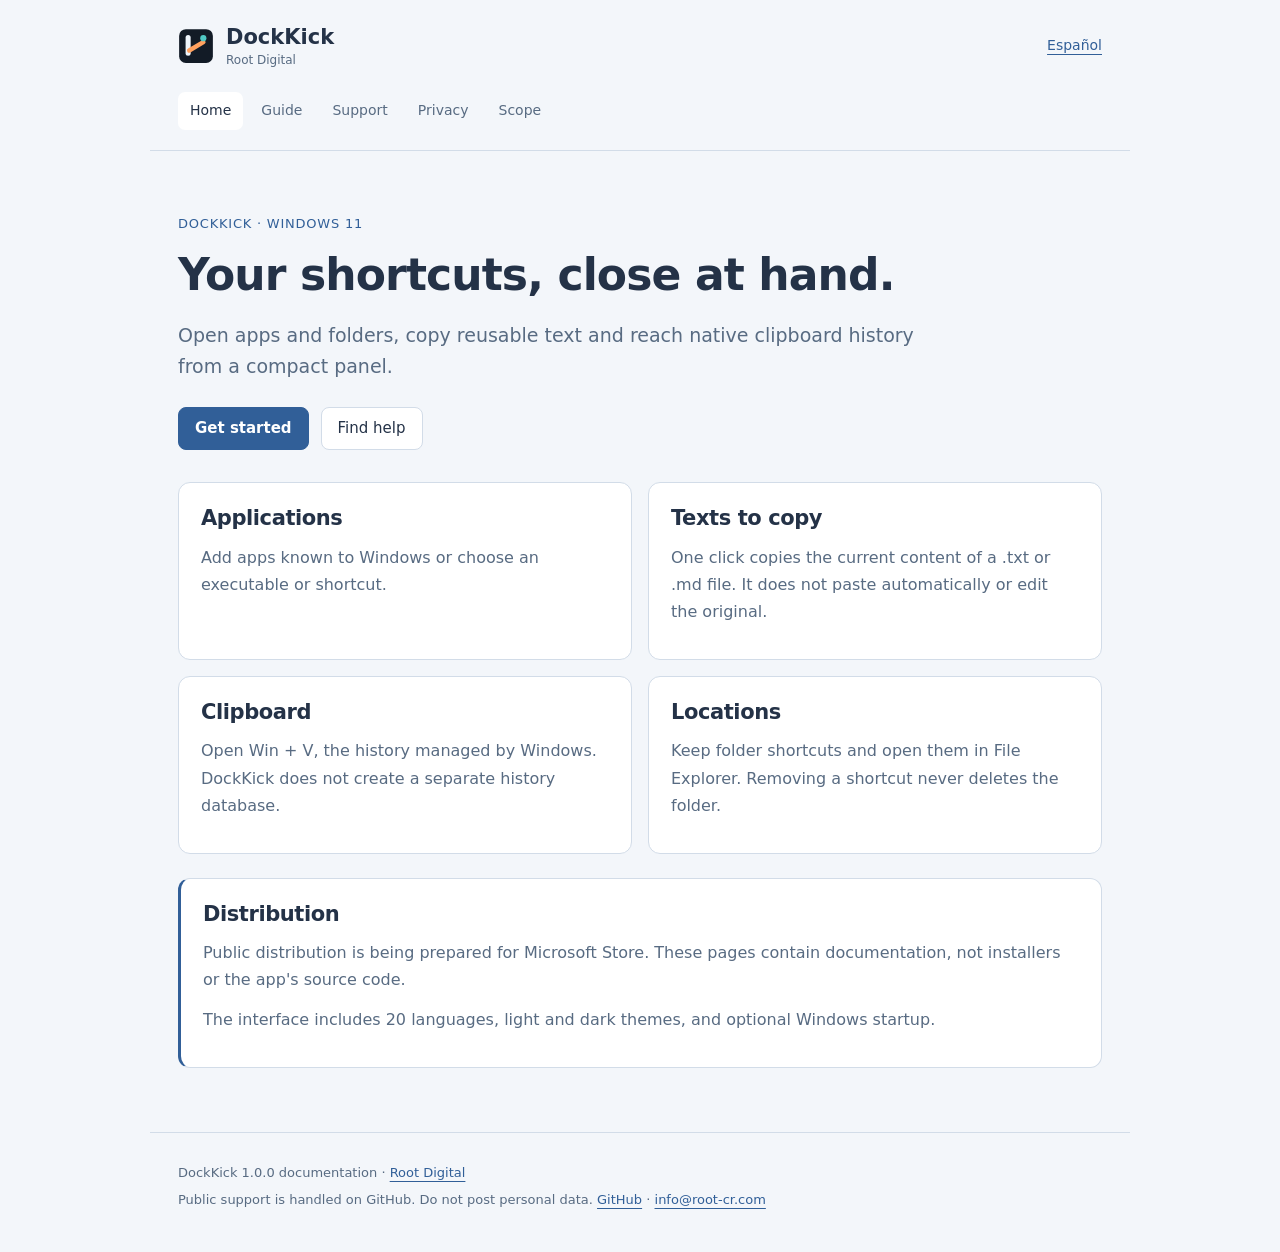
<file: index.html>
<!doctype html><html lang="en"><head><meta charset="utf-8"><meta name="viewport" content="width=device-width,initial-scale=1"><meta http-equiv="Content-Security-Policy" content="default-src 'none'; style-src 'self'; img-src 'self'; base-uri 'none'; form-action 'none'"><meta name="description" content="Guide, support and privacy for DockKick, the Root Digital quick access panel for Windows 11."><meta name="color-scheme" content="dark light"><title>Home — DockKick</title><link rel="icon" type="image/svg+xml" href="assets/dockkick.svg"><link rel="stylesheet" href="assets/styles.css"></head><body><a class="skip" href="#main">Skip to content / Ir al contenido</a><header class="site-header"><a class="brand" href="en/index.html"><img src="assets/dockkick.svg" width="36" height="36" alt=""><span>DockKick<small>Root Digital</small></span></a><a class="language" href="es/index.html" lang="es">Español</a></header><nav class="navigation" aria-label="Navigation"><a href="en/index.html" aria-current="page">Home</a><a href="en/guide.html">Guide</a><a href="en/support.html">Support</a><a href="en/privacy.html">Privacy</a><a href="en/scope.html">Scope</a></nav><main id="main"><section class="hero"><p class="eyebrow">DockKick · Windows 11</p><h1>Your shortcuts, close at hand.</h1><p class="lead">Open apps and folders, copy reusable text and reach native clipboard history from a compact panel.</p><div class="actions"><a class="button primary" href="en/guide.html">Get started</a><a class="button" href="en/support.html">Find help</a></div></section><div class="cards"><section class="card"><h2>Applications</h2><p>Add apps known to Windows or choose an executable or shortcut.</p></section><section class="card"><h2>Texts to copy</h2><p>One click copies the current content of a .txt or .md file. It does not paste automatically or edit the original.</p></section><section class="card"><h2>Clipboard</h2><p>Open Win + V, the history managed by Windows. DockKick does not create a separate history database.</p></section><section class="card"><h2>Locations</h2><p>Keep folder shortcuts and open them in File Explorer. Removing a shortcut never deletes the folder.</p></section></div><section class="note"><h2>Distribution</h2><p>Public distribution is being prepared for Microsoft Store. These pages contain documentation, not installers or the app's source code.</p><p>The interface includes 20 languages, light and dark themes, and optional Windows startup.</p></section></main><footer><p>DockKick 1.0.0 documentation · <a href="https://root-cr.com/" rel="noopener noreferrer">Root Digital</a></p><p>Public support is handled on GitHub. Do not post personal data. <a href="https://github.com/rootdigitalcr/dockkick-pages/issues/new/choose">GitHub</a> · <a href="mailto:info@root-cr.com">info@root-cr.com</a></p></footer></body></html>
</file>
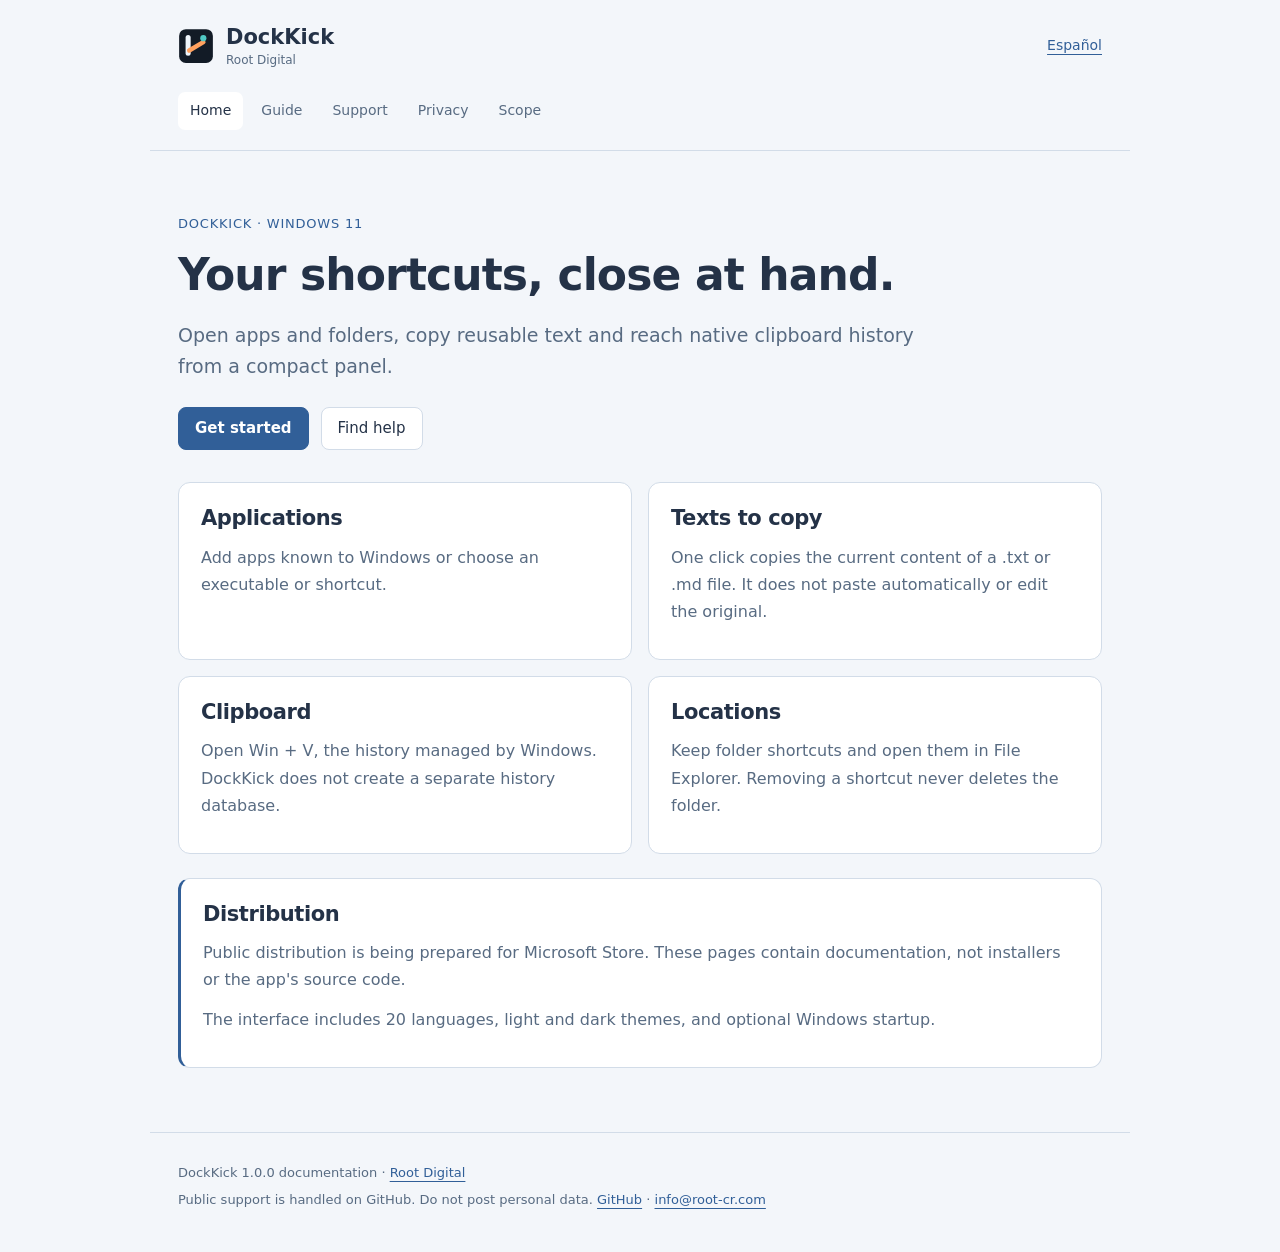
<file: en/index.html>
<!doctype html><html lang="en"><head><meta charset="utf-8"><meta name="viewport" content="width=device-width,initial-scale=1"><meta http-equiv="Content-Security-Policy" content="default-src 'none'; style-src 'self'; img-src 'self'; base-uri 'none'; form-action 'none'"><meta name="description" content="Guide, support and privacy for DockKick, the Root Digital quick access panel for Windows 11."><meta name="color-scheme" content="dark light"><title>Home — DockKick</title><link rel="icon" type="image/svg+xml" href="../assets/dockkick.svg"><link rel="stylesheet" href="../assets/styles.css"></head><body><a class="skip" href="#main">Skip to content / Ir al contenido</a><header class="site-header"><a class="brand" href="index.html"><img src="../assets/dockkick.svg" width="36" height="36" alt=""><span>DockKick<small>Root Digital</small></span></a><a class="language" href="../es/index.html" lang="es">Español</a></header><nav class="navigation" aria-label="Navigation"><a href="index.html" aria-current="page">Home</a><a href="guide.html">Guide</a><a href="support.html">Support</a><a href="privacy.html">Privacy</a><a href="scope.html">Scope</a></nav><main id="main"><section class="hero"><p class="eyebrow">DockKick · Windows 11</p><h1>Your shortcuts, close at hand.</h1><p class="lead">Open apps and folders, copy reusable text and reach native clipboard history from a compact panel.</p><div class="actions"><a class="button primary" href="guide.html">Get started</a><a class="button" href="support.html">Find help</a></div></section><div class="cards"><section class="card"><h2>Applications</h2><p>Add apps known to Windows or choose an executable or shortcut.</p></section><section class="card"><h2>Texts to copy</h2><p>One click copies the current content of a .txt or .md file. It does not paste automatically or edit the original.</p></section><section class="card"><h2>Clipboard</h2><p>Open Win + V, the history managed by Windows. DockKick does not create a separate history database.</p></section><section class="card"><h2>Locations</h2><p>Keep folder shortcuts and open them in File Explorer. Removing a shortcut never deletes the folder.</p></section></div><section class="note"><h2>Distribution</h2><p>Public distribution is being prepared for Microsoft Store. These pages contain documentation, not installers or the app's source code.</p><p>The interface includes 20 languages, light and dark themes, and optional Windows startup.</p></section></main><footer><p>DockKick 1.0.0 documentation · <a href="https://root-cr.com/" rel="noopener noreferrer">Root Digital</a></p><p>Public support is handled on GitHub. Do not post personal data. <a href="https://github.com/rootdigitalcr/dockkick-pages/issues/new/choose">GitHub</a> · <a href="mailto:info@root-cr.com">info@root-cr.com</a></p></footer></body></html>
</file>
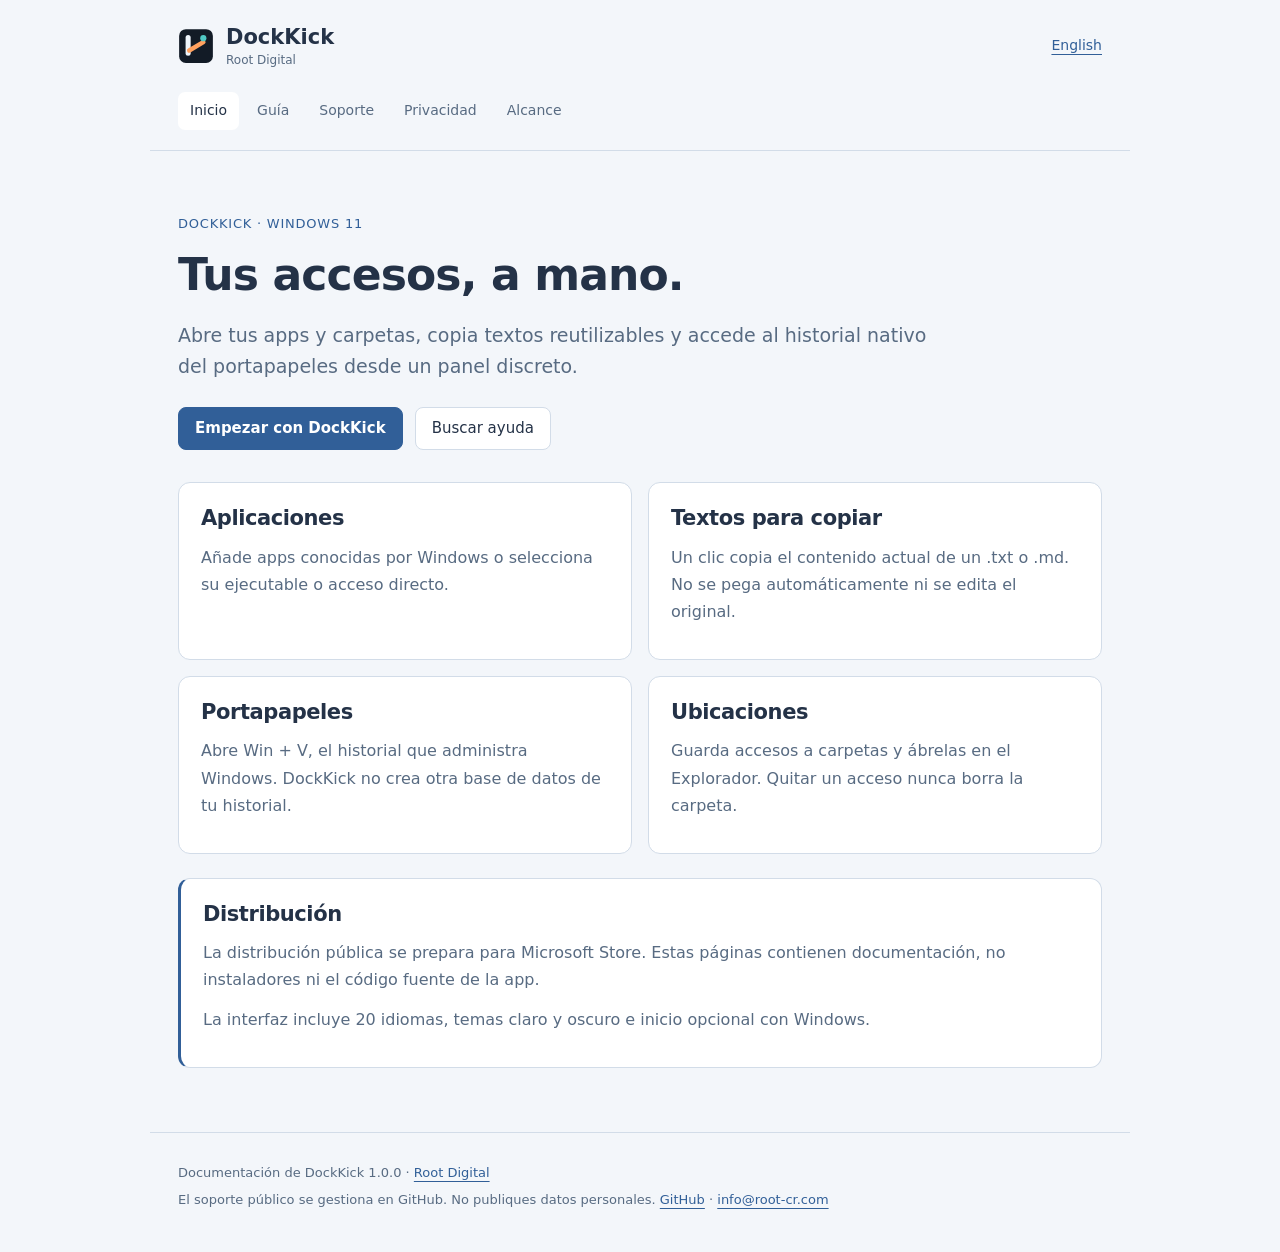
<file: es/index.html>
<!doctype html><html lang="es"><head><meta charset="utf-8"><meta name="viewport" content="width=device-width,initial-scale=1"><meta http-equiv="Content-Security-Policy" content="default-src 'none'; style-src 'self'; img-src 'self'; base-uri 'none'; form-action 'none'"><meta name="description" content="Guía, soporte y privacidad de DockKick, el panel de accesos de Root Digital para Windows 11."><meta name="color-scheme" content="dark light"><title>Inicio — DockKick</title><link rel="icon" type="image/svg+xml" href="../assets/dockkick.svg"><link rel="stylesheet" href="../assets/styles.css"></head><body><a class="skip" href="#main">Skip to content / Ir al contenido</a><header class="site-header"><a class="brand" href="index.html"><img src="../assets/dockkick.svg" width="36" height="36" alt=""><span>DockKick<small>Root Digital</small></span></a><a class="language" href="../en/index.html" lang="en">English</a></header><nav class="navigation" aria-label="Navegación"><a href="index.html" aria-current="page">Inicio</a><a href="guide.html">Guía</a><a href="support.html">Soporte</a><a href="privacy.html">Privacidad</a><a href="scope.html">Alcance</a></nav><main id="main"><section class="hero"><p class="eyebrow">DockKick · Windows 11</p><h1>Tus accesos, a mano.</h1><p class="lead">Abre tus apps y carpetas, copia textos reutilizables y accede al historial nativo del portapapeles desde un panel discreto.</p><div class="actions"><a class="button primary" href="guide.html">Empezar con DockKick</a><a class="button" href="support.html">Buscar ayuda</a></div></section><div class="cards"><section class="card"><h2>Aplicaciones</h2><p>Añade apps conocidas por Windows o selecciona su ejecutable o acceso directo.</p></section><section class="card"><h2>Textos para copiar</h2><p>Un clic copia el contenido actual de un .txt o .md. No se pega automáticamente ni se edita el original.</p></section><section class="card"><h2>Portapapeles</h2><p>Abre Win + V, el historial que administra Windows. DockKick no crea otra base de datos de tu historial.</p></section><section class="card"><h2>Ubicaciones</h2><p>Guarda accesos a carpetas y ábrelas en el Explorador. Quitar un acceso nunca borra la carpeta.</p></section></div><section class="note"><h2>Distribución</h2><p>La distribución pública se prepara para Microsoft Store. Estas páginas contienen documentación, no instaladores ni el código fuente de la app.</p><p>La interfaz incluye 20 idiomas, temas claro y oscuro e inicio opcional con Windows.</p></section></main><footer><p>Documentación de DockKick 1.0.0 · <a href="https://root-cr.com/" rel="noopener noreferrer">Root Digital</a></p><p>El soporte público se gestiona en GitHub. No publiques datos personales. <a href="https://github.com/rootdigitalcr/dockkick-pages/issues/new/choose">GitHub</a> · <a href="mailto:info@root-cr.com">info@root-cr.com</a></p></footer></body></html>
</file>
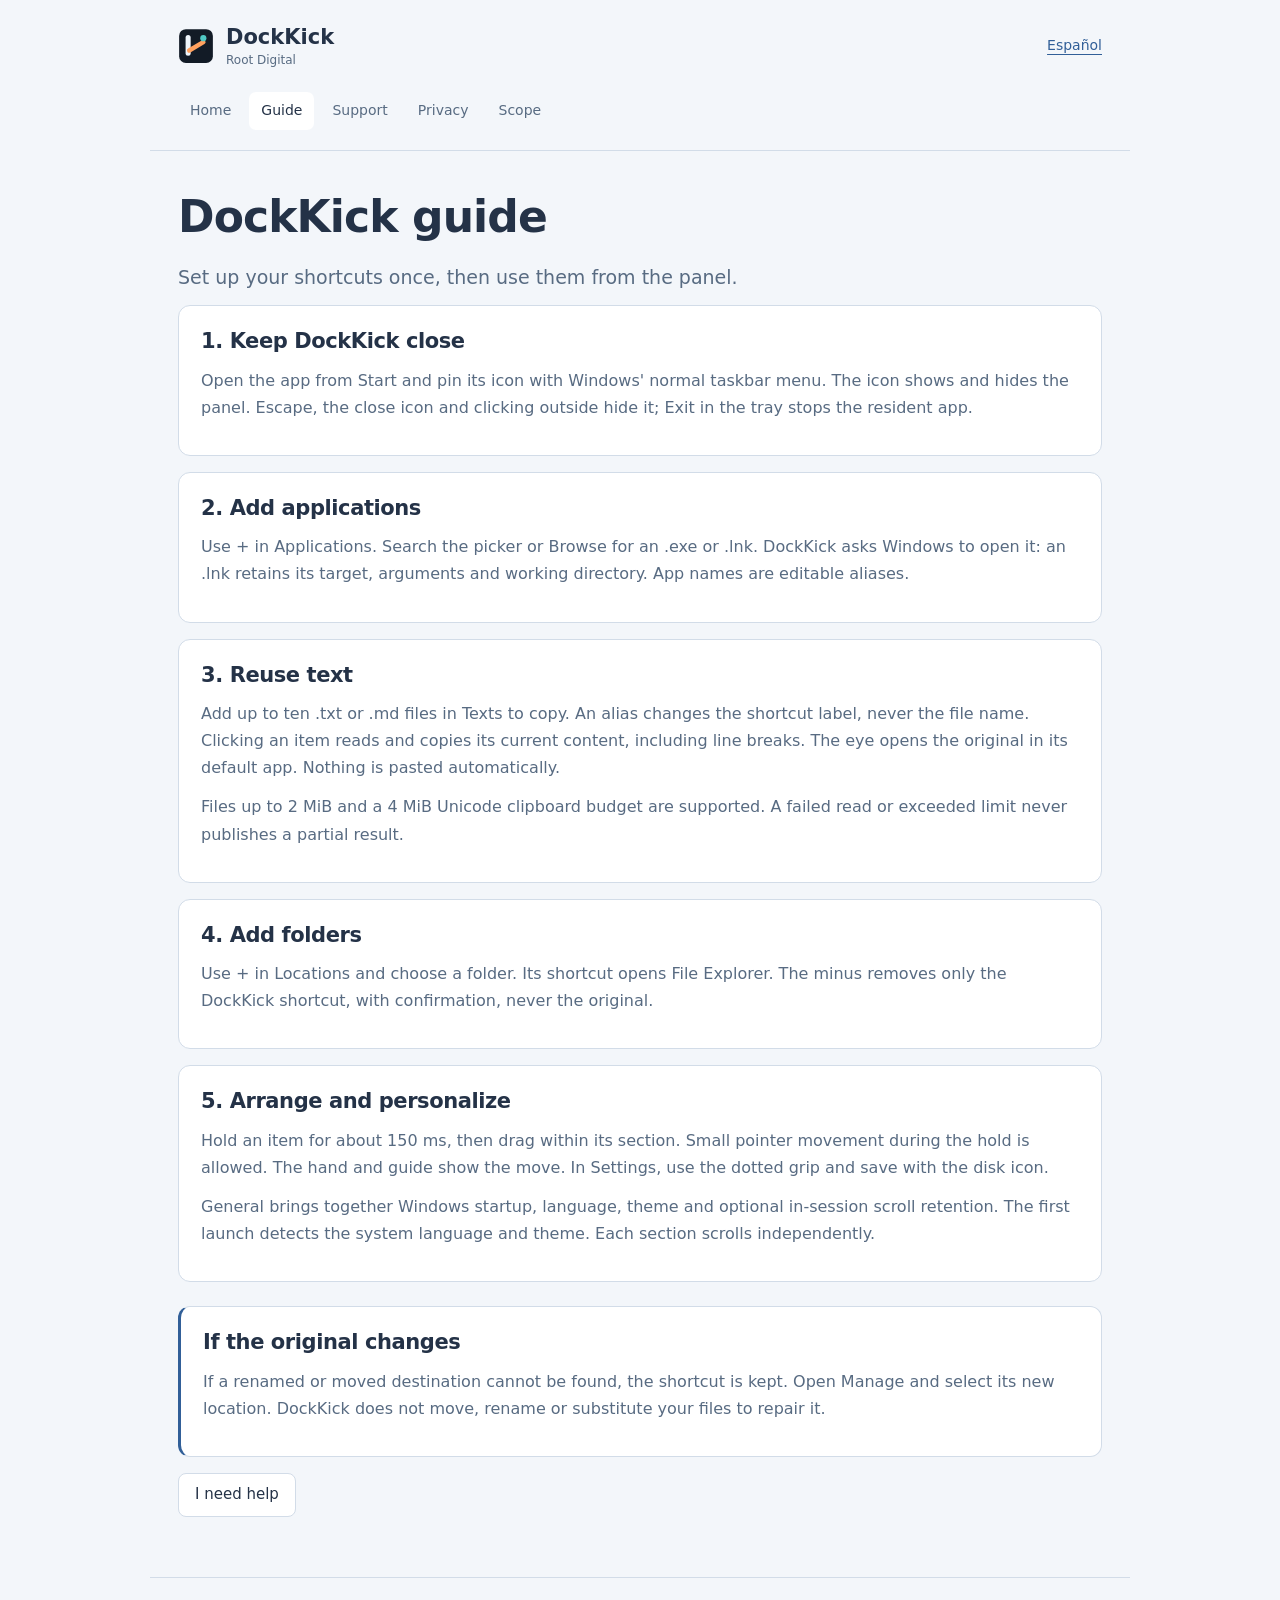
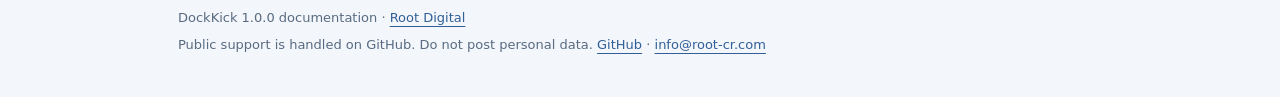
<file: en/guide.html>
<!doctype html><html lang="en"><head><meta charset="utf-8"><meta name="viewport" content="width=device-width,initial-scale=1"><meta http-equiv="Content-Security-Policy" content="default-src 'none'; style-src 'self'; img-src 'self'; base-uri 'none'; form-action 'none'"><meta name="description" content="Guide, support and privacy for DockKick, the Root Digital quick access panel for Windows 11."><meta name="color-scheme" content="dark light"><title>Guide — DockKick</title><link rel="icon" type="image/svg+xml" href="../assets/dockkick.svg"><link rel="stylesheet" href="../assets/styles.css"></head><body><a class="skip" href="#main">Skip to content / Ir al contenido</a><header class="site-header"><a class="brand" href="index.html"><img src="../assets/dockkick.svg" width="36" height="36" alt=""><span>DockKick<small>Root Digital</small></span></a><a class="language" href="../es/guide.html" lang="es">Español</a></header><nav class="navigation" aria-label="Navigation"><a href="index.html">Home</a><a href="guide.html" aria-current="page">Guide</a><a href="support.html">Support</a><a href="privacy.html">Privacy</a><a href="scope.html">Scope</a></nav><main id="main"><h1>DockKick guide</h1><p class="lead">Set up your shortcuts once, then use them from the panel.</p><section class="card"><h2>1. Keep DockKick close</h2><p>Open the app from Start and pin its icon with Windows&#39; normal taskbar menu. The icon shows and hides the panel. Escape, the close icon and clicking outside hide it; Exit in the tray stops the resident app.</p></section><section class="card"><h2>2. Add applications</h2><p>Use + in Applications. Search the picker or Browse for an .exe or .lnk. DockKick asks Windows to open it: an .lnk retains its target, arguments and working directory. App names are editable aliases.</p></section><section class="card"><h2>3. Reuse text</h2><p>Add up to ten .txt or .md files in Texts to copy. An alias changes the shortcut label, never the file name. Clicking an item reads and copies its current content, including line breaks. The eye opens the original in its default app. Nothing is pasted automatically.</p><p>Files up to 2 MiB and a 4 MiB Unicode clipboard budget are supported. A failed read or exceeded limit never publishes a partial result.</p></section><section class="card"><h2>4. Add folders</h2><p>Use + in Locations and choose a folder. Its shortcut opens File Explorer. The minus removes only the DockKick shortcut, with confirmation, never the original.</p></section><section class="card"><h2>5. Arrange and personalize</h2><p>Hold an item for about 150 ms, then drag within its section. Small pointer movement during the hold is allowed. The hand and guide show the move. In Settings, use the dotted grip and save with the disk icon.</p><p>General brings together Windows startup, language, theme and optional in-session scroll retention. The first launch detects the system language and theme. Each section scrolls independently.</p></section><section class="note"><h2>If the original changes</h2><p>If a renamed or moved destination cannot be found, the shortcut is kept. Open Manage and select its new location. DockKick does not move, rename or substitute your files to repair it.</p></section><p><a class="button" href="support.html">I need help</a></p></main><footer><p>DockKick 1.0.0 documentation · <a href="https://root-cr.com/" rel="noopener noreferrer">Root Digital</a></p><p>Public support is handled on GitHub. Do not post personal data. <a href="https://github.com/rootdigitalcr/dockkick-pages/issues/new/choose">GitHub</a> · <a href="mailto:info@root-cr.com">info@root-cr.com</a></p></footer></body></html>
</file>
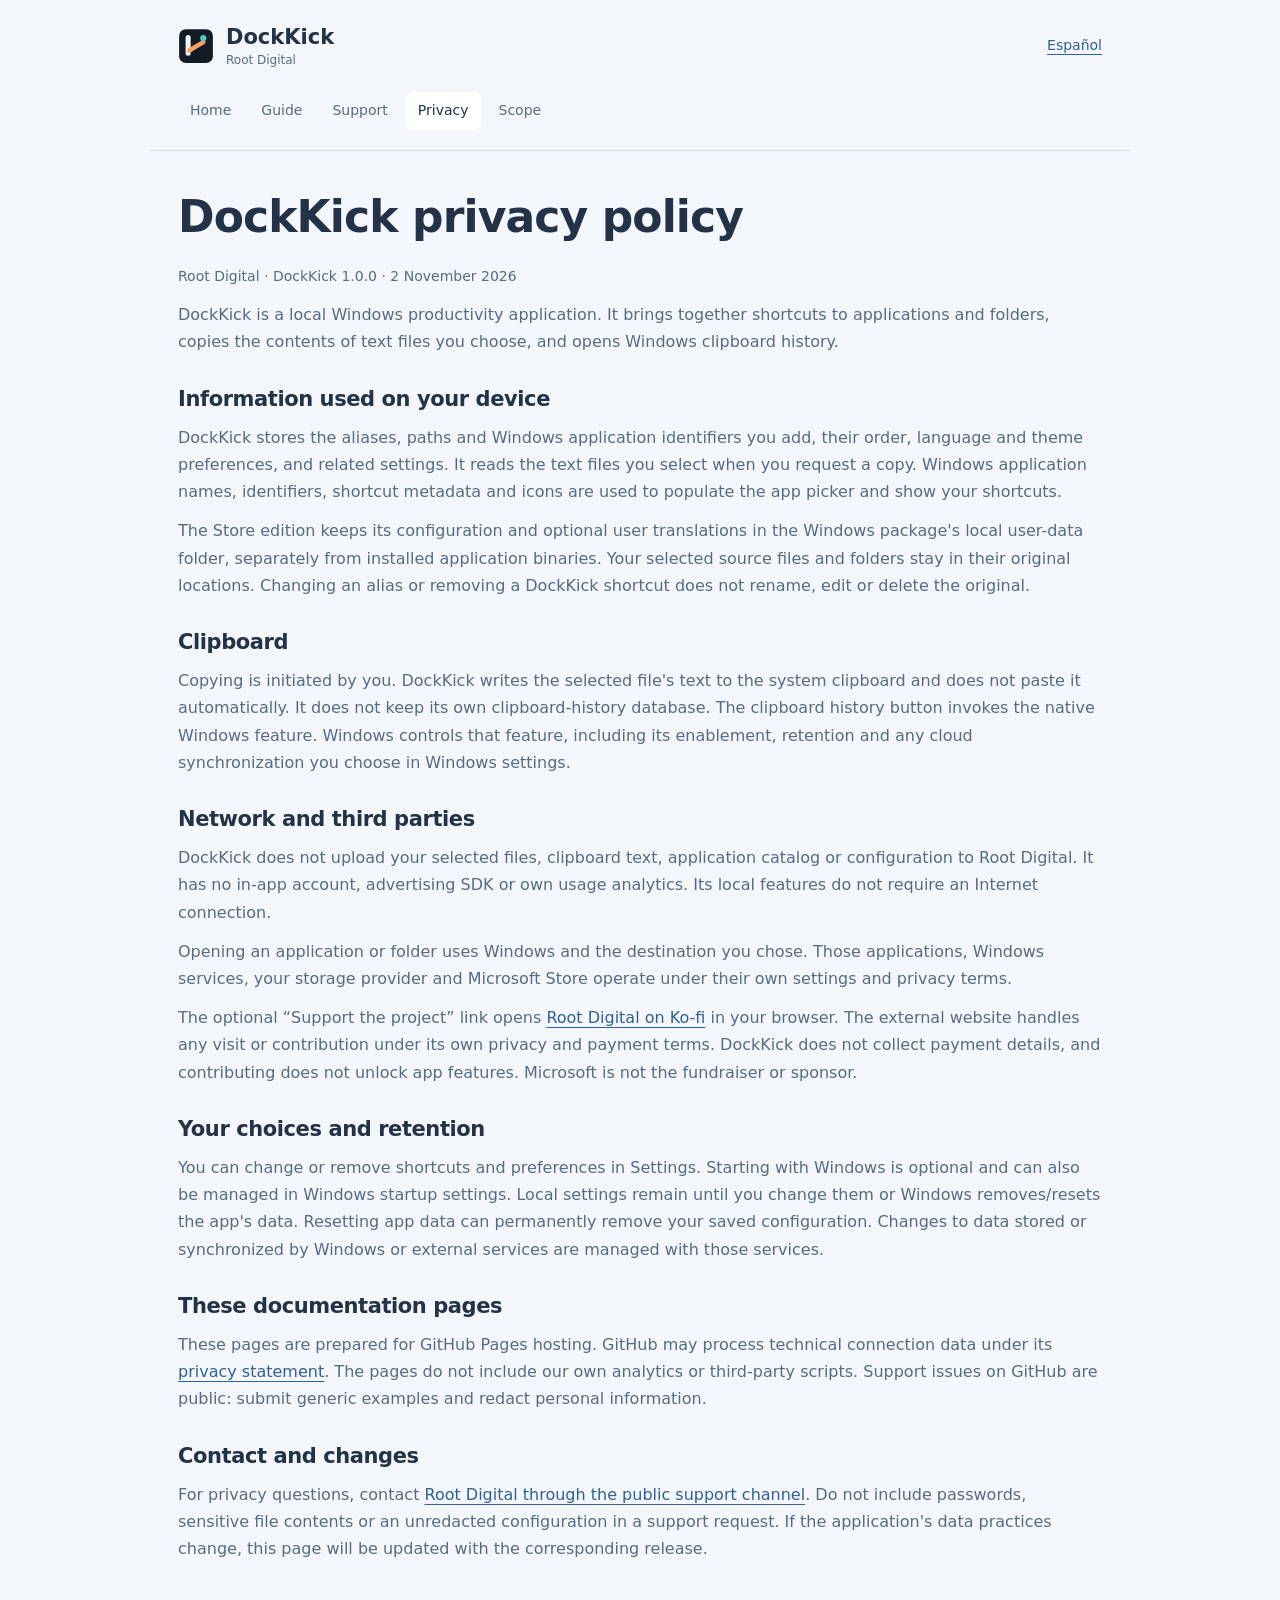
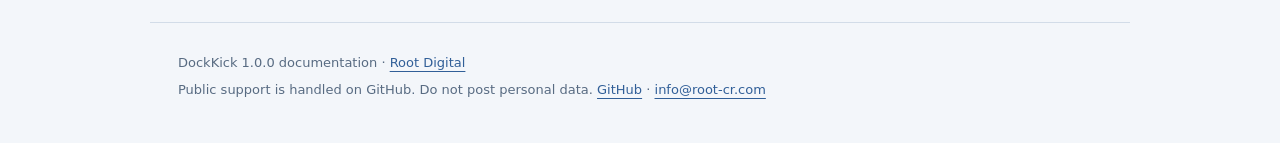
<file: en/privacy.html>
<!doctype html><html lang="en"><head><meta charset="utf-8"><meta name="viewport" content="width=device-width,initial-scale=1"><meta http-equiv="Content-Security-Policy" content="default-src 'none'; style-src 'self'; img-src 'self'; base-uri 'none'; form-action 'none'"><meta name="description" content="Guide, support and privacy for DockKick, the Root Digital quick access panel for Windows 11."><meta name="color-scheme" content="dark light"><title>Privacy — DockKick</title><link rel="icon" type="image/svg+xml" href="../assets/dockkick.svg"><link rel="stylesheet" href="../assets/styles.css"></head><body><a class="skip" href="#main">Skip to content / Ir al contenido</a><header class="site-header"><a class="brand" href="index.html"><img src="../assets/dockkick.svg" width="36" height="36" alt=""><span>DockKick<small>Root Digital</small></span></a><a class="language" href="../es/privacy.html" lang="es">Español</a></header><nav class="navigation" aria-label="Navigation"><a href="index.html">Home</a><a href="guide.html">Guide</a><a href="support.html">Support</a><a href="privacy.html" aria-current="page">Privacy</a><a href="scope.html">Scope</a></nav><main id="main"><h1>DockKick privacy policy</h1><p><small>Root Digital · DockKick 1.0.0 · 2 November 2026</small></p>
<p>DockKick is a local Windows productivity application. It brings together shortcuts to applications and folders, copies the contents of text files you choose, and opens Windows clipboard history.</p>
<h2>Information used on your device</h2><p>DockKick stores the aliases, paths and Windows application identifiers you add, their order, language and theme preferences, and related settings. It reads the text files you select when you request a copy. Windows application names, identifiers, shortcut metadata and icons are used to populate the app picker and show your shortcuts.</p>
<p>The Store edition keeps its configuration and optional user translations in the Windows package's local user-data folder, separately from installed application binaries. Your selected source files and folders stay in their original locations. Changing an alias or removing a DockKick shortcut does not rename, edit or delete the original.</p>
<h2>Clipboard</h2><p>Copying is initiated by you. DockKick writes the selected file's text to the system clipboard and does not paste it automatically. It does not keep its own clipboard-history database. The clipboard history button invokes the native Windows feature. Windows controls that feature, including its enablement, retention and any cloud synchronization you choose in Windows settings.</p>
<h2>Network and third parties</h2><p>DockKick does not upload your selected files, clipboard text, application catalog or configuration to Root Digital. It has no in-app account, advertising SDK or own usage analytics. Its local features do not require an Internet connection.</p>
<p>Opening an application or folder uses Windows and the destination you chose. Those applications, Windows services, your storage provider and Microsoft Store operate under their own settings and privacy terms.</p>
<p>The optional “Support the project” link opens <a href="https://ko-fi.com/rootdigitalcr" rel="noopener noreferrer">Root Digital on Ko-fi</a> in your browser. The external website handles any visit or contribution under its own privacy and payment terms. DockKick does not collect payment details, and contributing does not unlock app features. Microsoft is not the fundraiser or sponsor.</p>
<h2>Your choices and retention</h2><p>You can change or remove shortcuts and preferences in Settings. Starting with Windows is optional and can also be managed in Windows startup settings. Local settings remain until you change them or Windows removes/resets the app's data. Resetting app data can permanently remove your saved configuration. Changes to data stored or synchronized by Windows or external services are managed with those services.</p>
<h2>These documentation pages</h2><p>These pages are prepared for GitHub Pages hosting. GitHub may process technical connection data under its <a href="https://docs.github.com/en/site-policy/privacy-policies/github-general-privacy-statement" rel="noopener noreferrer">privacy statement</a>. The pages do not include our own analytics or third-party scripts. Support issues on GitHub are public: submit generic examples and redact personal information.</p>
<h2>Contact and changes</h2><p>For privacy questions, contact <a href="mailto:info@root-cr.com">Root Digital through the public support channel</a>. Do not include passwords, sensitive file contents or an unredacted configuration in a support request. If the application's data practices change, this page will be updated with the corresponding release.</p></main><footer><p>DockKick 1.0.0 documentation · <a href="https://root-cr.com/" rel="noopener noreferrer">Root Digital</a></p><p>Public support is handled on GitHub. Do not post personal data. <a href="https://github.com/rootdigitalcr/dockkick-pages/issues/new/choose">GitHub</a> · <a href="mailto:info@root-cr.com">info@root-cr.com</a></p></footer></body></html>
</file>
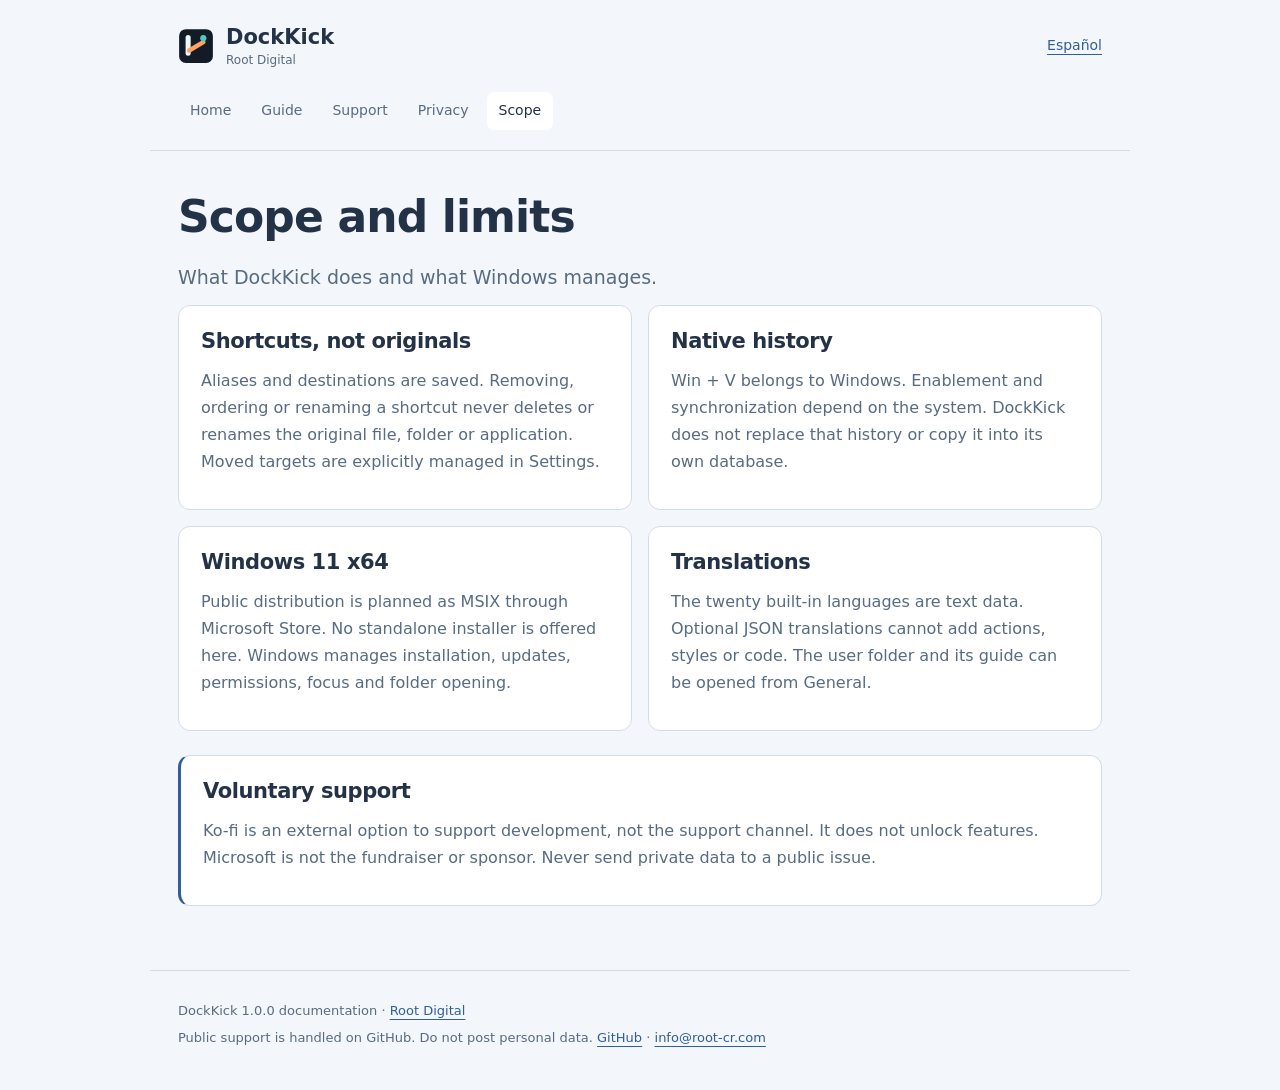
<file: en/scope.html>
<!doctype html><html lang="en"><head><meta charset="utf-8"><meta name="viewport" content="width=device-width,initial-scale=1"><meta http-equiv="Content-Security-Policy" content="default-src 'none'; style-src 'self'; img-src 'self'; base-uri 'none'; form-action 'none'"><meta name="description" content="Guide, support and privacy for DockKick, the Root Digital quick access panel for Windows 11."><meta name="color-scheme" content="dark light"><title>Scope — DockKick</title><link rel="icon" type="image/svg+xml" href="../assets/dockkick.svg"><link rel="stylesheet" href="../assets/styles.css"></head><body><a class="skip" href="#main">Skip to content / Ir al contenido</a><header class="site-header"><a class="brand" href="index.html"><img src="../assets/dockkick.svg" width="36" height="36" alt=""><span>DockKick<small>Root Digital</small></span></a><a class="language" href="../es/scope.html" lang="es">Español</a></header><nav class="navigation" aria-label="Navigation"><a href="index.html">Home</a><a href="guide.html">Guide</a><a href="support.html">Support</a><a href="privacy.html">Privacy</a><a href="scope.html" aria-current="page">Scope</a></nav><main id="main"><h1>Scope and limits</h1><p class="lead">What DockKick does and what Windows manages.</p><div class="cards"><section class="card"><h2>Shortcuts, not originals</h2><p>Aliases and destinations are saved. Removing, ordering or renaming a shortcut never deletes or renames the original file, folder or application. Moved targets are explicitly managed in Settings.</p></section><section class="card"><h2>Native history</h2><p>Win + V belongs to Windows. Enablement and synchronization depend on the system. DockKick does not replace that history or copy it into its own database.</p></section><section class="card"><h2>Windows 11 x64</h2><p>Public distribution is planned as MSIX through Microsoft Store. No standalone installer is offered here. Windows manages installation, updates, permissions, focus and folder opening.</p></section><section class="card"><h2>Translations</h2><p>The twenty built-in languages are text data. Optional JSON translations cannot add actions, styles or code. The user folder and its guide can be opened from General.</p></section></div><section class="note"><h2>Voluntary support</h2><p>Ko-fi is an external option to support development, not the support channel. It does not unlock features. Microsoft is not the fundraiser or sponsor. Never send private data to a public issue.</p></section></main><footer><p>DockKick 1.0.0 documentation · <a href="https://root-cr.com/" rel="noopener noreferrer">Root Digital</a></p><p>Public support is handled on GitHub. Do not post personal data. <a href="https://github.com/rootdigitalcr/dockkick-pages/issues/new/choose">GitHub</a> · <a href="mailto:info@root-cr.com">info@root-cr.com</a></p></footer></body></html>
</file>
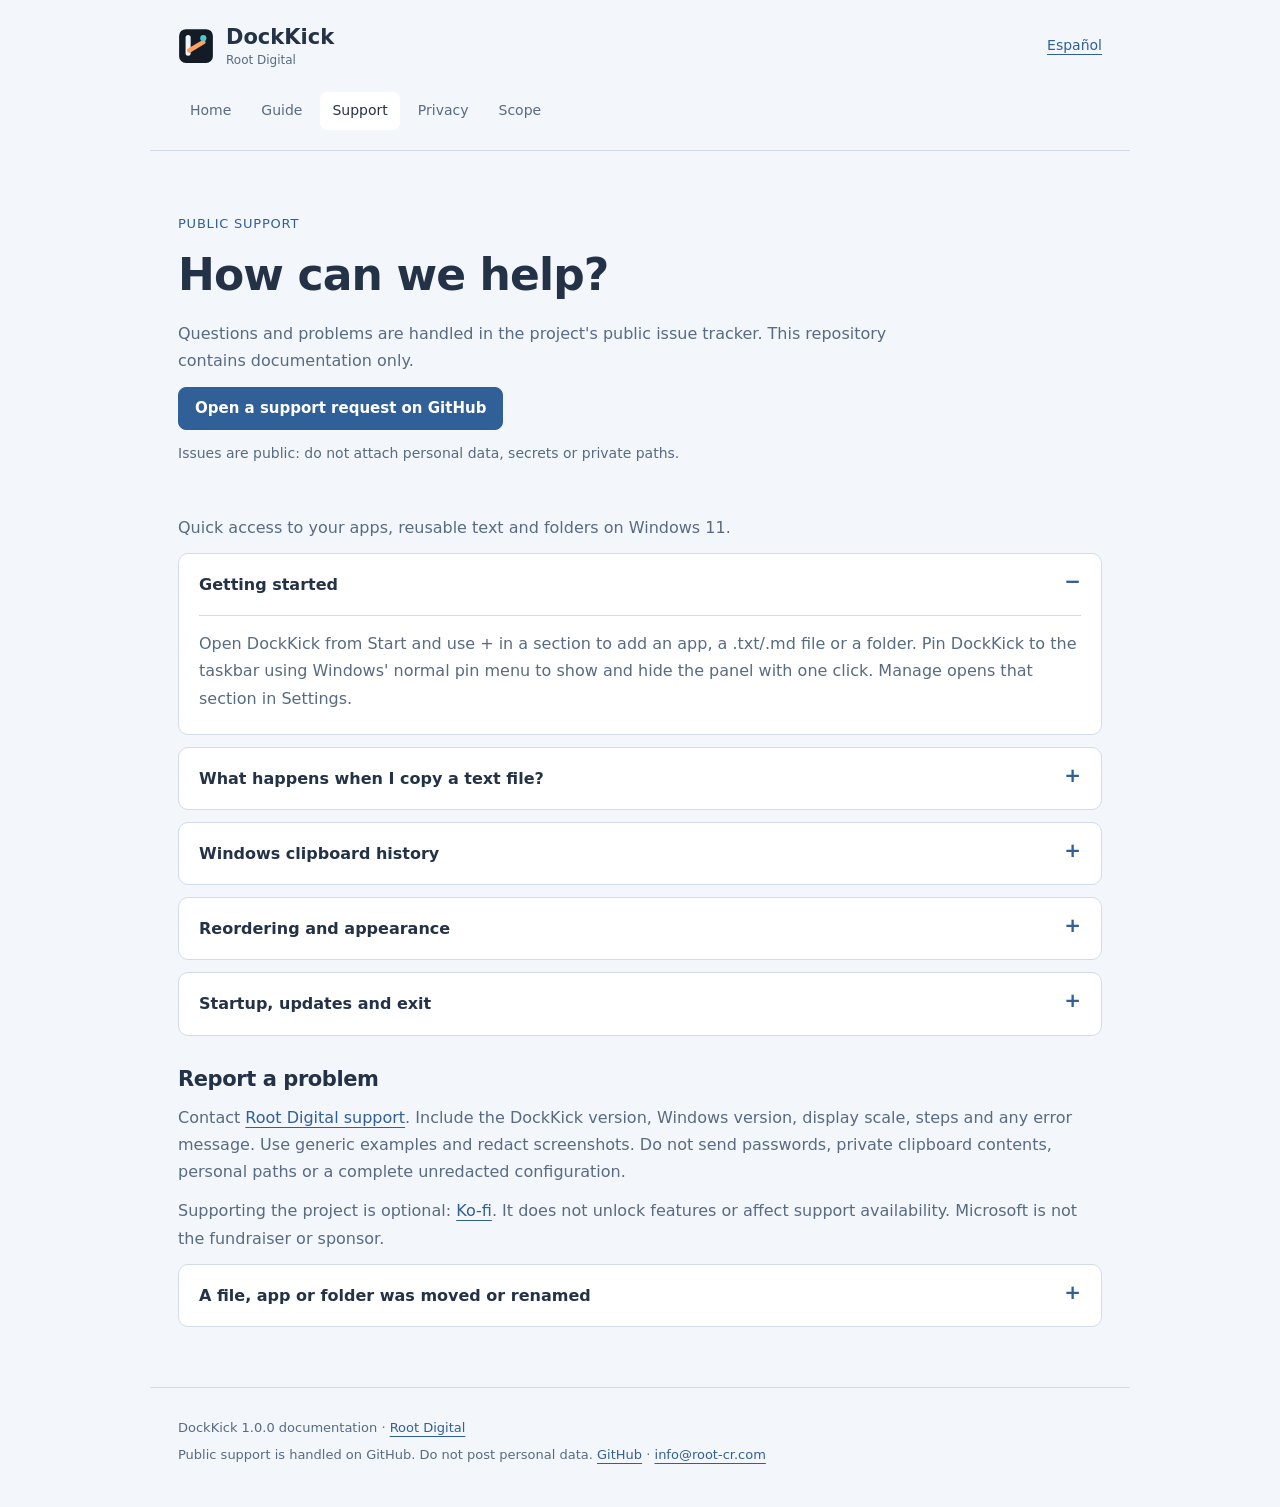
<file: en/support.html>
<!doctype html><html lang="en"><head><meta charset="utf-8"><meta name="viewport" content="width=device-width,initial-scale=1"><meta http-equiv="Content-Security-Policy" content="default-src 'none'; style-src 'self'; img-src 'self'; base-uri 'none'; form-action 'none'"><meta name="description" content="Guide, support and privacy for DockKick, the Root Digital quick access panel for Windows 11."><meta name="color-scheme" content="dark light"><title>Support — DockKick</title><link rel="icon" type="image/svg+xml" href="../assets/dockkick.svg"><link rel="stylesheet" href="../assets/styles.css"></head><body><a class="skip" href="#main">Skip to content / Ir al contenido</a><header class="site-header"><a class="brand" href="index.html"><img src="../assets/dockkick.svg" width="36" height="36" alt=""><span>DockKick<small>Root Digital</small></span></a><a class="language" href="../es/support.html" lang="es">Español</a></header><nav class="navigation" aria-label="Navigation"><a href="index.html">Home</a><a href="guide.html">Guide</a><a href="support.html" aria-current="page">Support</a><a href="privacy.html">Privacy</a><a href="scope.html">Scope</a></nav><main id="main"><section class="hero compact"><p class="eyebrow">Public support</p><h1>How can we help?</h1><p>Questions and problems are handled in the project&#39;s public issue tracker. This repository contains documentation only.</p><a class="button primary" href="https://github.com/rootdigitalcr/dockkick-pages/issues/new/choose">Open a support request on GitHub</a><p class="muted">Issues are public: do not attach personal data, secrets or private paths.</p></section><p>Quick access to your apps, reusable text and folders on Windows 11.</p>
<details open><summary>Getting started</summary><p>Open DockKick from Start and use + in a section to add an app, a .txt/.md file or a folder. Pin DockKick to the taskbar using Windows' normal pin menu to show and hide the panel with one click. Manage opens that section in Settings.</p></details>
<details><summary>What happens when I copy a text file?</summary><p>Its current text, including line breaks, is copied to the system clipboard. Nothing is pasted automatically and the original is not edited. The alias names the DockKick shortcut. The eye opens the original; the minus removes the shortcut only. The file limit is 2 MiB, with a 4 MiB Unicode clipboard budget.</p></details>
<details><summary>Windows clipboard history</summary><p>DockKick opens the native Win+V feature. Try Win+V directly if it does not appear. Windows manages availability and any synchronization. DockKick does not store a separate history.</p></details>
<details><summary>Reordering and appearance</summary><p>Press and hold a shortcut briefly, then drag it within its section. Settings uses the dotted grip. Choose your language and light/dark theme in General, then save. The first run detects the Windows language/theme. Each section scrolls independently; scroll resets when hidden unless you choose to remember it during the current session.</p></details>
<details><summary>Startup, updates and exit</summary><p>Startup is optional in Settings → General and in Windows startup options. Store manages updates. The close button and Escape hide the panel; Exit in the tray stops DockKick. If an opening immediately after an update is temporarily unavailable, wait a few seconds and try again.</p></details>
<h2>Report a problem</h2><p>Contact <a href="https://github.com/rootdigitalcr/dockkick-pages/issues/new/choose">Root Digital support</a>. Include the DockKick version, Windows version, display scale, steps and any error message. Use generic examples and redact screenshots. Do not send passwords, private clipboard contents, personal paths or a complete unredacted configuration.</p>
<p>Supporting the project is optional: <a href="https://ko-fi.com/rootdigitalcr" rel="noopener noreferrer">Ko-fi</a>. It does not unlock features or affect support availability. Microsoft is not the fundraiser or sponsor.</p><details><summary>A file, app or folder was moved or renamed</summary><p>DockKick keeps the shortcut, alias and order. If the destination is unavailable, a notice explains how to select it again in Settings. Use the section&#39;s Manage pencil, then the folder button to change the destination. Remove the shortcut if you no longer need it; it is not removed automatically.</p><p>A Windows-registered app can keep its identifier when its display name changes. Windows may also resolve some .lnk targets after a rename. DockKick respects that mechanism and does not search for or substitute a different original.</p></details></main><footer><p>DockKick 1.0.0 documentation · <a href="https://root-cr.com/" rel="noopener noreferrer">Root Digital</a></p><p>Public support is handled on GitHub. Do not post personal data. <a href="https://github.com/rootdigitalcr/dockkick-pages/issues/new/choose">GitHub</a> · <a href="mailto:info@root-cr.com">info@root-cr.com</a></p></footer></body></html>
</file>
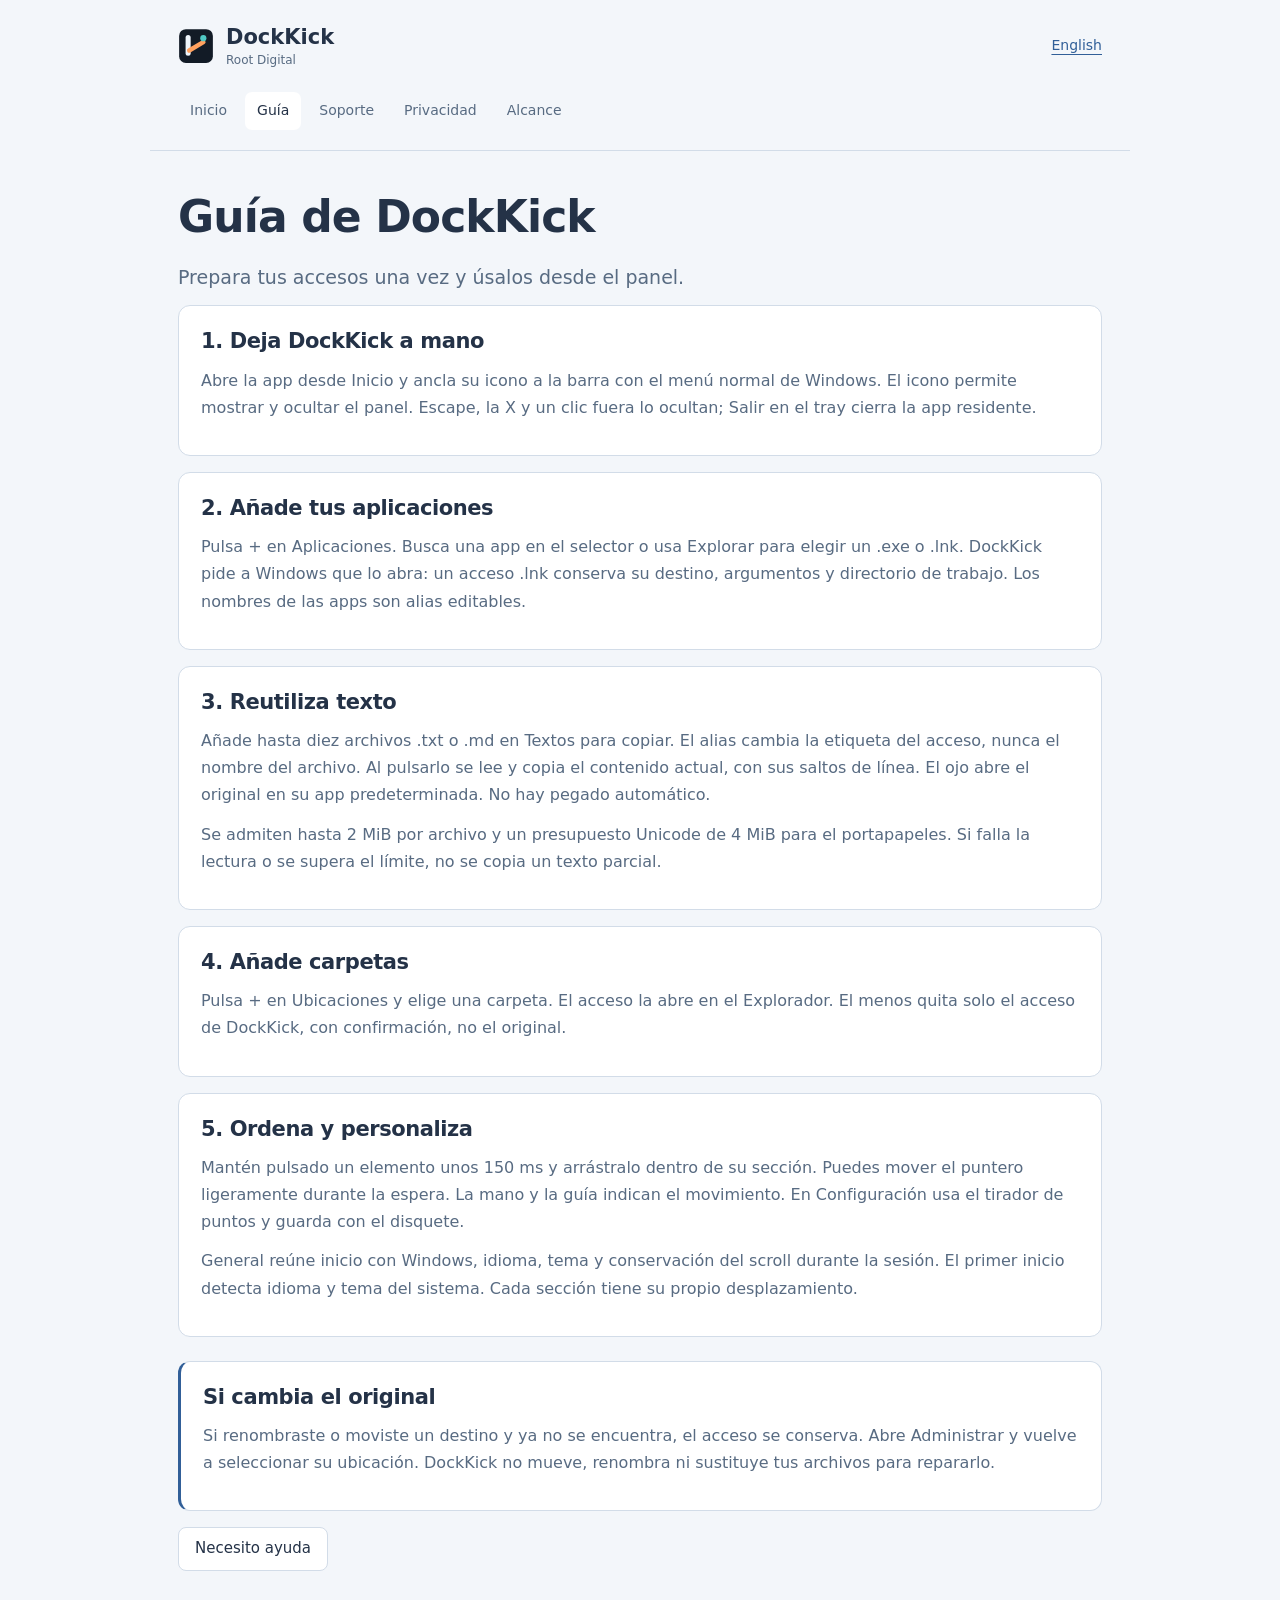
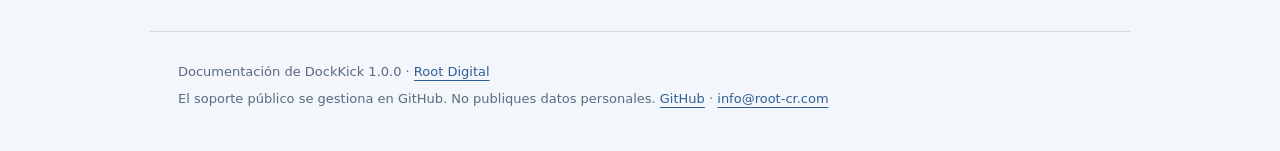
<file: es/guide.html>
<!doctype html><html lang="es"><head><meta charset="utf-8"><meta name="viewport" content="width=device-width,initial-scale=1"><meta http-equiv="Content-Security-Policy" content="default-src 'none'; style-src 'self'; img-src 'self'; base-uri 'none'; form-action 'none'"><meta name="description" content="Guía, soporte y privacidad de DockKick, el panel de accesos de Root Digital para Windows 11."><meta name="color-scheme" content="dark light"><title>Gu&#237;a — DockKick</title><link rel="icon" type="image/svg+xml" href="../assets/dockkick.svg"><link rel="stylesheet" href="../assets/styles.css"></head><body><a class="skip" href="#main">Skip to content / Ir al contenido</a><header class="site-header"><a class="brand" href="index.html"><img src="../assets/dockkick.svg" width="36" height="36" alt=""><span>DockKick<small>Root Digital</small></span></a><a class="language" href="../en/guide.html" lang="en">English</a></header><nav class="navigation" aria-label="Navegación"><a href="index.html">Inicio</a><a href="guide.html" aria-current="page">Guía</a><a href="support.html">Soporte</a><a href="privacy.html">Privacidad</a><a href="scope.html">Alcance</a></nav><main id="main"><h1>Guía de DockKick</h1><p class="lead">Prepara tus accesos una vez y úsalos desde el panel.</p><section class="card"><h2>1. Deja DockKick a mano</h2><p>Abre la app desde Inicio y ancla su icono a la barra con el menú normal de Windows. El icono permite mostrar y ocultar el panel. Escape, la X y un clic fuera lo ocultan; Salir en el tray cierra la app residente.</p></section><section class="card"><h2>2. Añade tus aplicaciones</h2><p>Pulsa + en Aplicaciones. Busca una app en el selector o usa Explorar para elegir un .exe o .lnk. DockKick pide a Windows que lo abra: un acceso .lnk conserva su destino, argumentos y directorio de trabajo. Los nombres de las apps son alias editables.</p></section><section class="card"><h2>3. Reutiliza texto</h2><p>Añade hasta diez archivos .txt o .md en Textos para copiar. El alias cambia la etiqueta del acceso, nunca el nombre del archivo. Al pulsarlo se lee y copia el contenido actual, con sus saltos de línea. El ojo abre el original en su app predeterminada. No hay pegado automático.</p><p>Se admiten hasta 2 MiB por archivo y un presupuesto Unicode de 4 MiB para el portapapeles. Si falla la lectura o se supera el límite, no se copia un texto parcial.</p></section><section class="card"><h2>4. Añade carpetas</h2><p>Pulsa + en Ubicaciones y elige una carpeta. El acceso la abre en el Explorador. El menos quita solo el acceso de DockKick, con confirmación, no el original.</p></section><section class="card"><h2>5. Ordena y personaliza</h2><p>Mantén pulsado un elemento unos 150 ms y arrástralo dentro de su sección. Puedes mover el puntero ligeramente durante la espera. La mano y la guía indican el movimiento. En Configuración usa el tirador de puntos y guarda con el disquete.</p><p>General reúne inicio con Windows, idioma, tema y conservación del scroll durante la sesión. El primer inicio detecta idioma y tema del sistema. Cada sección tiene su propio desplazamiento.</p></section><section class="note"><h2>Si cambia el original</h2><p>Si renombraste o moviste un destino y ya no se encuentra, el acceso se conserva. Abre Administrar y vuelve a seleccionar su ubicación. DockKick no mueve, renombra ni sustituye tus archivos para repararlo.</p></section><p><a class="button" href="support.html">Necesito ayuda</a></p></main><footer><p>Documentación de DockKick 1.0.0 · <a href="https://root-cr.com/" rel="noopener noreferrer">Root Digital</a></p><p>El soporte público se gestiona en GitHub. No publiques datos personales. <a href="https://github.com/rootdigitalcr/dockkick-pages/issues/new/choose">GitHub</a> · <a href="mailto:info@root-cr.com">info@root-cr.com</a></p></footer></body></html>
</file>
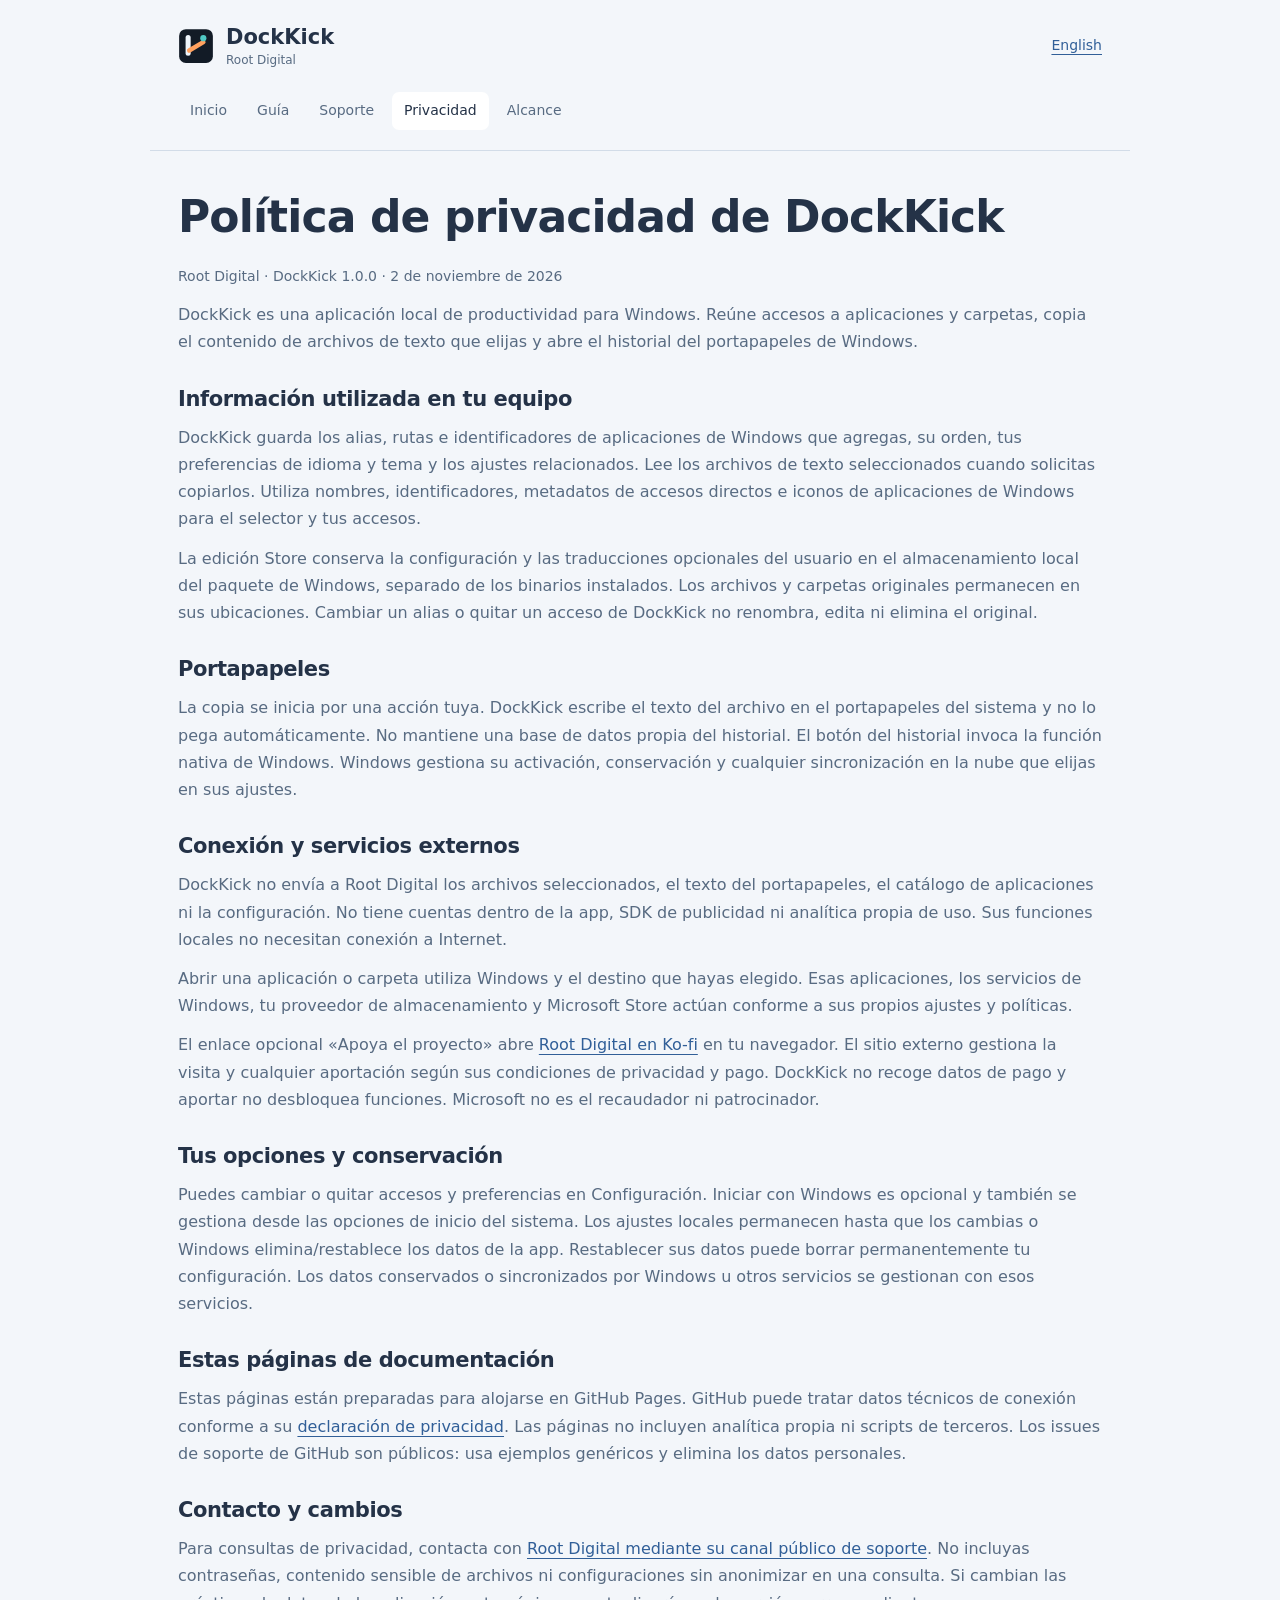
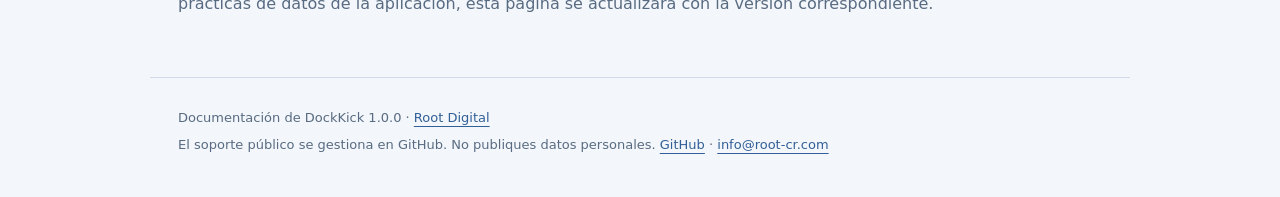
<file: es/privacy.html>
<!doctype html><html lang="es"><head><meta charset="utf-8"><meta name="viewport" content="width=device-width,initial-scale=1"><meta http-equiv="Content-Security-Policy" content="default-src 'none'; style-src 'self'; img-src 'self'; base-uri 'none'; form-action 'none'"><meta name="description" content="Guía, soporte y privacidad de DockKick, el panel de accesos de Root Digital para Windows 11."><meta name="color-scheme" content="dark light"><title>Privacidad — DockKick</title><link rel="icon" type="image/svg+xml" href="../assets/dockkick.svg"><link rel="stylesheet" href="../assets/styles.css"></head><body><a class="skip" href="#main">Skip to content / Ir al contenido</a><header class="site-header"><a class="brand" href="index.html"><img src="../assets/dockkick.svg" width="36" height="36" alt=""><span>DockKick<small>Root Digital</small></span></a><a class="language" href="../en/privacy.html" lang="en">English</a></header><nav class="navigation" aria-label="Navegación"><a href="index.html">Inicio</a><a href="guide.html">Guía</a><a href="support.html">Soporte</a><a href="privacy.html" aria-current="page">Privacidad</a><a href="scope.html">Alcance</a></nav><main id="main"><h1>Política de privacidad de DockKick</h1><p><small>Root Digital · DockKick 1.0.0 · 2 de noviembre de 2026</small></p>
<p>DockKick es una aplicación local de productividad para Windows. Reúne accesos a aplicaciones y carpetas, copia el contenido de archivos de texto que elijas y abre el historial del portapapeles de Windows.</p>
<h2>Información utilizada en tu equipo</h2><p>DockKick guarda los alias, rutas e identificadores de aplicaciones de Windows que agregas, su orden, tus preferencias de idioma y tema y los ajustes relacionados. Lee los archivos de texto seleccionados cuando solicitas copiarlos. Utiliza nombres, identificadores, metadatos de accesos directos e iconos de aplicaciones de Windows para el selector y tus accesos.</p>
<p>La edición Store conserva la configuración y las traducciones opcionales del usuario en el almacenamiento local del paquete de Windows, separado de los binarios instalados. Los archivos y carpetas originales permanecen en sus ubicaciones. Cambiar un alias o quitar un acceso de DockKick no renombra, edita ni elimina el original.</p>
<h2>Portapapeles</h2><p>La copia se inicia por una acción tuya. DockKick escribe el texto del archivo en el portapapeles del sistema y no lo pega automáticamente. No mantiene una base de datos propia del historial. El botón del historial invoca la función nativa de Windows. Windows gestiona su activación, conservación y cualquier sincronización en la nube que elijas en sus ajustes.</p>
<h2>Conexión y servicios externos</h2><p>DockKick no envía a Root Digital los archivos seleccionados, el texto del portapapeles, el catálogo de aplicaciones ni la configuración. No tiene cuentas dentro de la app, SDK de publicidad ni analítica propia de uso. Sus funciones locales no necesitan conexión a Internet.</p>
<p>Abrir una aplicación o carpeta utiliza Windows y el destino que hayas elegido. Esas aplicaciones, los servicios de Windows, tu proveedor de almacenamiento y Microsoft Store actúan conforme a sus propios ajustes y políticas.</p>
<p>El enlace opcional «Apoya el proyecto» abre <a href="https://ko-fi.com/rootdigitalcr" rel="noopener noreferrer">Root Digital en Ko-fi</a> en tu navegador. El sitio externo gestiona la visita y cualquier aportación según sus condiciones de privacidad y pago. DockKick no recoge datos de pago y aportar no desbloquea funciones. Microsoft no es el recaudador ni patrocinador.</p>
<h2>Tus opciones y conservación</h2><p>Puedes cambiar o quitar accesos y preferencias en Configuración. Iniciar con Windows es opcional y también se gestiona desde las opciones de inicio del sistema. Los ajustes locales permanecen hasta que los cambias o Windows elimina/restablece los datos de la app. Restablecer sus datos puede borrar permanentemente tu configuración. Los datos conservados o sincronizados por Windows u otros servicios se gestionan con esos servicios.</p>
<h2>Estas páginas de documentación</h2><p>Estas páginas están preparadas para alojarse en GitHub Pages. GitHub puede tratar datos técnicos de conexión conforme a su <a href="https://docs.github.com/en/site-policy/privacy-policies/github-general-privacy-statement" rel="noopener noreferrer">declaración de privacidad</a>. Las páginas no incluyen analítica propia ni scripts de terceros. Los issues de soporte de GitHub son públicos: usa ejemplos genéricos y elimina los datos personales.</p>
<h2>Contacto y cambios</h2><p>Para consultas de privacidad, contacta con <a href="mailto:info@root-cr.com">Root Digital mediante su canal público de soporte</a>. No incluyas contraseñas, contenido sensible de archivos ni configuraciones sin anonimizar en una consulta. Si cambian las prácticas de datos de la aplicación, esta página se actualizará con la versión correspondiente.</p></main><footer><p>Documentación de DockKick 1.0.0 · <a href="https://root-cr.com/" rel="noopener noreferrer">Root Digital</a></p><p>El soporte público se gestiona en GitHub. No publiques datos personales. <a href="https://github.com/rootdigitalcr/dockkick-pages/issues/new/choose">GitHub</a> · <a href="mailto:info@root-cr.com">info@root-cr.com</a></p></footer></body></html>
</file>
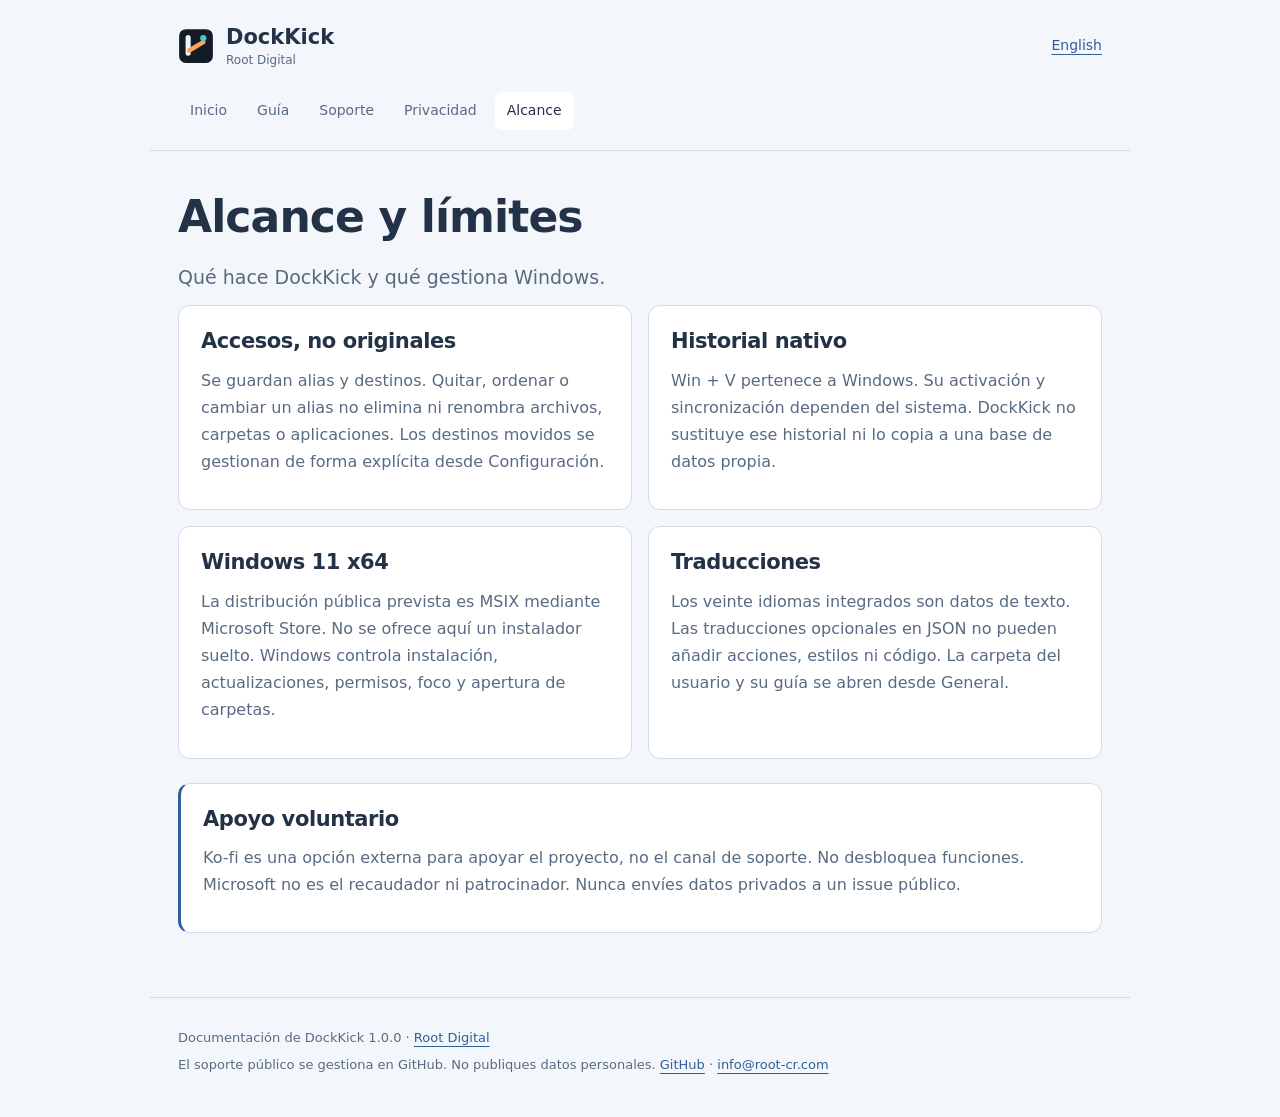
<file: es/scope.html>
<!doctype html><html lang="es"><head><meta charset="utf-8"><meta name="viewport" content="width=device-width,initial-scale=1"><meta http-equiv="Content-Security-Policy" content="default-src 'none'; style-src 'self'; img-src 'self'; base-uri 'none'; form-action 'none'"><meta name="description" content="Guía, soporte y privacidad de DockKick, el panel de accesos de Root Digital para Windows 11."><meta name="color-scheme" content="dark light"><title>Alcance — DockKick</title><link rel="icon" type="image/svg+xml" href="../assets/dockkick.svg"><link rel="stylesheet" href="../assets/styles.css"></head><body><a class="skip" href="#main">Skip to content / Ir al contenido</a><header class="site-header"><a class="brand" href="index.html"><img src="../assets/dockkick.svg" width="36" height="36" alt=""><span>DockKick<small>Root Digital</small></span></a><a class="language" href="../en/scope.html" lang="en">English</a></header><nav class="navigation" aria-label="Navegación"><a href="index.html">Inicio</a><a href="guide.html">Guía</a><a href="support.html">Soporte</a><a href="privacy.html">Privacidad</a><a href="scope.html" aria-current="page">Alcance</a></nav><main id="main"><h1>Alcance y límites</h1><p class="lead">Qué hace DockKick y qué gestiona Windows.</p><div class="cards"><section class="card"><h2>Accesos, no originales</h2><p>Se guardan alias y destinos. Quitar, ordenar o cambiar un alias no elimina ni renombra archivos, carpetas o aplicaciones. Los destinos movidos se gestionan de forma explícita desde Configuración.</p></section><section class="card"><h2>Historial nativo</h2><p>Win + V pertenece a Windows. Su activación y sincronización dependen del sistema. DockKick no sustituye ese historial ni lo copia a una base de datos propia.</p></section><section class="card"><h2>Windows 11 x64</h2><p>La distribución pública prevista es MSIX mediante Microsoft Store. No se ofrece aquí un instalador suelto. Windows controla instalación, actualizaciones, permisos, foco y apertura de carpetas.</p></section><section class="card"><h2>Traducciones</h2><p>Los veinte idiomas integrados son datos de texto. Las traducciones opcionales en JSON no pueden añadir acciones, estilos ni código. La carpeta del usuario y su guía se abren desde General.</p></section></div><section class="note"><h2>Apoyo voluntario</h2><p>Ko-fi es una opción externa para apoyar el proyecto, no el canal de soporte. No desbloquea funciones. Microsoft no es el recaudador ni patrocinador. Nunca envíes datos privados a un issue público.</p></section></main><footer><p>Documentación de DockKick 1.0.0 · <a href="https://root-cr.com/" rel="noopener noreferrer">Root Digital</a></p><p>El soporte público se gestiona en GitHub. No publiques datos personales. <a href="https://github.com/rootdigitalcr/dockkick-pages/issues/new/choose">GitHub</a> · <a href="mailto:info@root-cr.com">info@root-cr.com</a></p></footer></body></html>
</file>
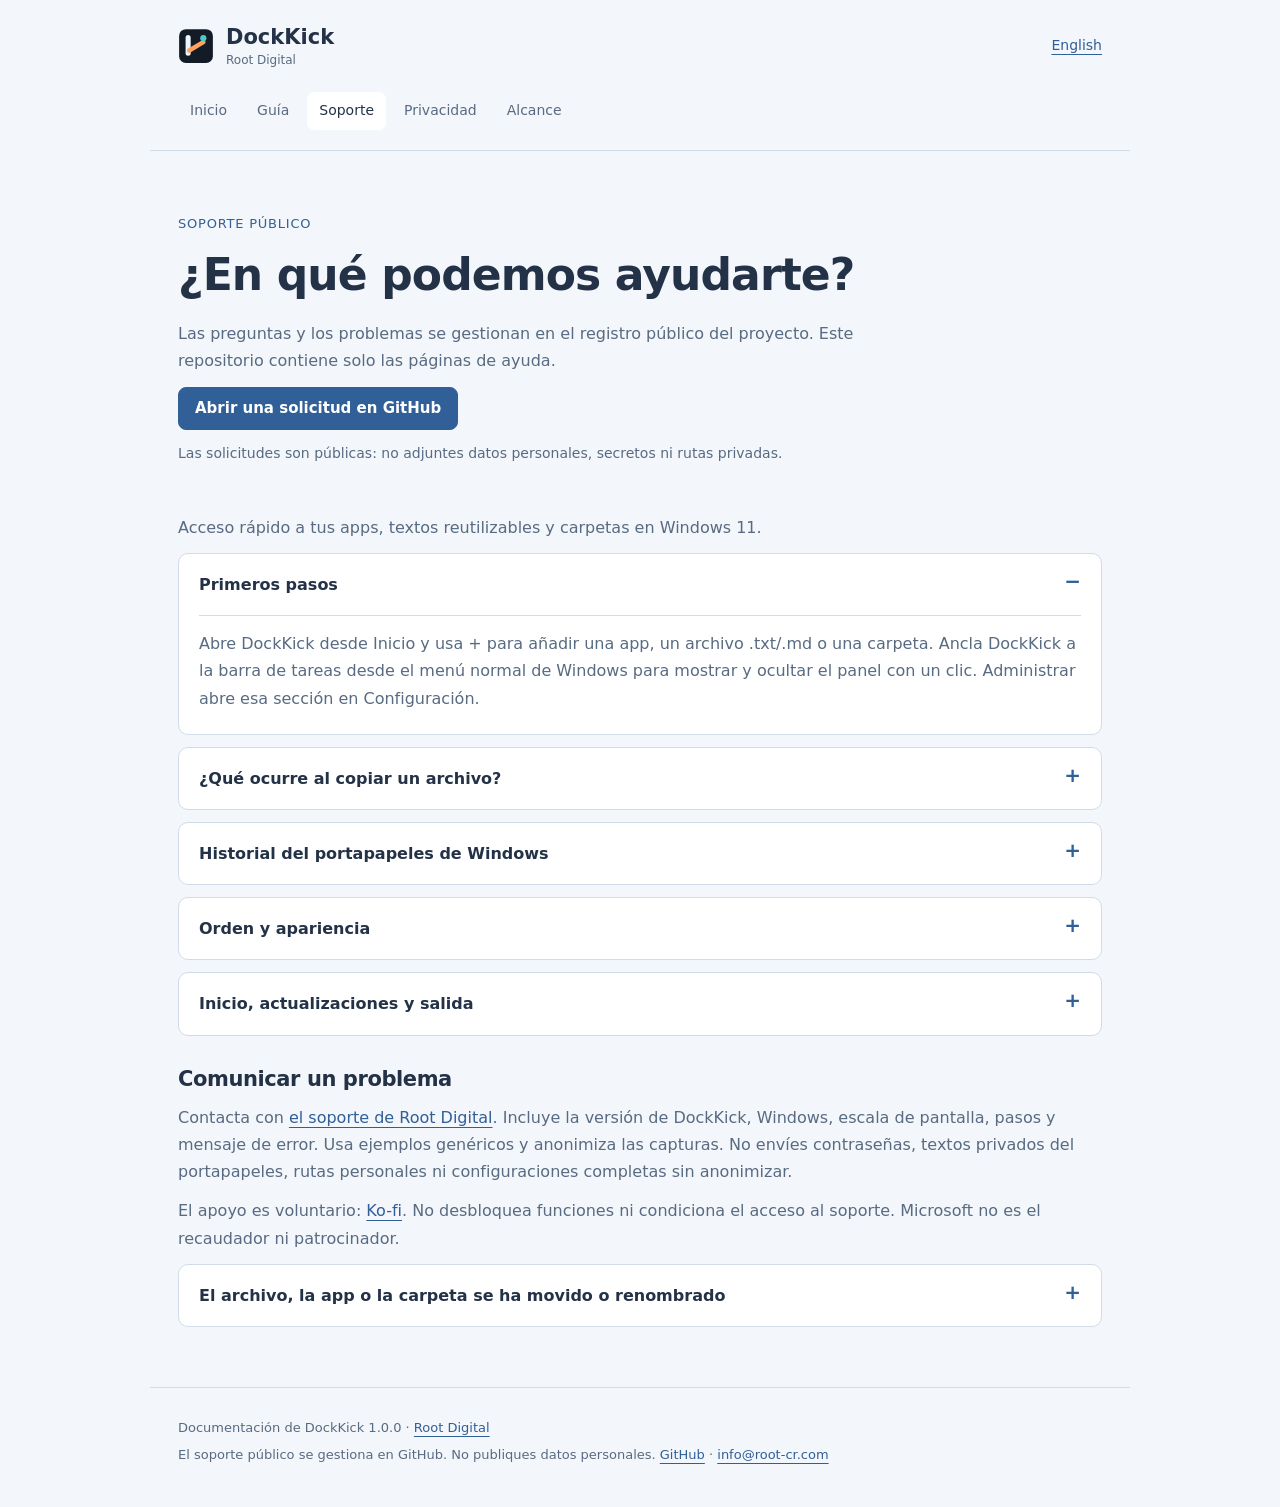
<file: es/support.html>
<!doctype html><html lang="es"><head><meta charset="utf-8"><meta name="viewport" content="width=device-width,initial-scale=1"><meta http-equiv="Content-Security-Policy" content="default-src 'none'; style-src 'self'; img-src 'self'; base-uri 'none'; form-action 'none'"><meta name="description" content="Guía, soporte y privacidad de DockKick, el panel de accesos de Root Digital para Windows 11."><meta name="color-scheme" content="dark light"><title>Soporte — DockKick</title><link rel="icon" type="image/svg+xml" href="../assets/dockkick.svg"><link rel="stylesheet" href="../assets/styles.css"></head><body><a class="skip" href="#main">Skip to content / Ir al contenido</a><header class="site-header"><a class="brand" href="index.html"><img src="../assets/dockkick.svg" width="36" height="36" alt=""><span>DockKick<small>Root Digital</small></span></a><a class="language" href="../en/support.html" lang="en">English</a></header><nav class="navigation" aria-label="Navegación"><a href="index.html">Inicio</a><a href="guide.html">Guía</a><a href="support.html" aria-current="page">Soporte</a><a href="privacy.html">Privacidad</a><a href="scope.html">Alcance</a></nav><main id="main"><section class="hero compact"><p class="eyebrow">Soporte público</p><h1>¿En qué podemos ayudarte?</h1><p>Las preguntas y los problemas se gestionan en el registro público del proyecto. Este repositorio contiene solo las páginas de ayuda.</p><a class="button primary" href="https://github.com/rootdigitalcr/dockkick-pages/issues/new/choose">Abrir una solicitud en GitHub</a><p class="muted">Las solicitudes son públicas: no adjuntes datos personales, secretos ni rutas privadas.</p></section><p>Acceso rápido a tus apps, textos reutilizables y carpetas en Windows 11.</p>
<details open><summary>Primeros pasos</summary><p>Abre DockKick desde Inicio y usa + para añadir una app, un archivo .txt/.md o una carpeta. Ancla DockKick a la barra de tareas desde el menú normal de Windows para mostrar y ocultar el panel con un clic. Administrar abre esa sección en Configuración.</p></details>
<details><summary>¿Qué ocurre al copiar un archivo?</summary><p>Su texto actual, con los saltos de línea, se copia al portapapeles. No se pega automáticamente ni se edita el original. El alias nombra el acceso de DockKick. El ojo abre el original y el menos quita solo el acceso. El archivo admite hasta 2 MiB, con un presupuesto Unicode de 4 MiB para el portapapeles.</p></details>
<details><summary>Historial del portapapeles de Windows</summary><p>DockKick abre la función nativa Win+V. Prueba ese atajo directamente si no aparece. Windows gestiona la disponibilidad y cualquier sincronización. DockKick no guarda un historial separado.</p></details>
<details><summary>Orden y apariencia</summary><p>Mantén pulsado un acceso brevemente y arrástralo dentro de su sección. En Configuración se usa el tirador de puntos. Elige idioma y tema claro/oscuro en General y guarda. El primer inicio detecta idioma/tema de Windows. Cada sección tiene su scroll; vuelve al inicio al ocultar, salvo que elijas recordarlo durante la sesión.</p></details>
<details><summary>Inicio, actualizaciones y salida</summary><p>Iniciar con Windows es opcional en Configuración → General y en las opciones de inicio de Windows. Store gestiona las actualizaciones. La X y Escape ocultan el panel; Salir en el tray cierra DockKick. Si una apertura justo después de actualizar no está disponible temporalmente, espera unos segundos y vuelve a intentarlo.</p></details>
<h2>Comunicar un problema</h2><p>Contacta con <a href="https://github.com/rootdigitalcr/dockkick-pages/issues/new/choose">el soporte de Root Digital</a>. Incluye la versión de DockKick, Windows, escala de pantalla, pasos y mensaje de error. Usa ejemplos genéricos y anonimiza las capturas. No envíes contraseñas, textos privados del portapapeles, rutas personales ni configuraciones completas sin anonimizar.</p>
<p>El apoyo es voluntario: <a href="https://ko-fi.com/rootdigitalcr" rel="noopener noreferrer">Ko-fi</a>. No desbloquea funciones ni condiciona el acceso al soporte. Microsoft no es el recaudador ni patrocinador.</p><details><summary>El archivo, la app o la carpeta se ha movido o renombrado</summary><p>DockKick conserva el acceso, su alias y su orden. Si el destino ya no está disponible, muestra un aviso para volver a seleccionarlo en Configuración. Pulsa el lápiz de Administrar de la sección y cambia el destino con el botón de carpeta. Puedes quitar el acceso si ya no lo necesitas; no se elimina automáticamente.</p><p>Una app registrada por Windows puede conservar su identificador aunque cambie su nombre. Windows también puede resolver algunos accesos .lnk tras un cambio. DockKick respeta ese mecanismo y no busca ni sustituye el original por otro archivo.</p></details></main><footer><p>Documentación de DockKick 1.0.0 · <a href="https://root-cr.com/" rel="noopener noreferrer">Root Digital</a></p><p>El soporte público se gestiona en GitHub. No publiques datos personales. <a href="https://github.com/rootdigitalcr/dockkick-pages/issues/new/choose">GitHub</a> · <a href="mailto:info@root-cr.com">info@root-cr.com</a></p></footer></body></html>
</file>
<file: assets/styles.css>
:root{color-scheme:dark;--bg:#171b21;--surface:#242a33;--border:#3b4553;--text:#edf2fa;--muted:#b4c0d0;--accent:#a4c7fc;--ink:#152a43}*{box-sizing:border-box}html{scroll-behavior:smooth;scroll-padding-top:24px}body{margin:0;background:var(--bg);color:var(--text);font:16px/1.7 system-ui,-apple-system,"Segoe UI",sans-serif}a{color:var(--accent);text-underline-offset:4px}a:hover{text-decoration-thickness:2px}a:focus-visible,summary:focus-visible{outline:2px solid var(--accent);outline-offset:5px;border-radius:4px}.site-header,.navigation,main,footer{max-width:980px;margin-inline:auto;padding-inline:28px}.site-header{display:flex;align-items:center;justify-content:space-between;padding-block:24px}.brand{display:flex;align-items:center;gap:12px;color:var(--text);text-decoration:none;font-size:21px;font-weight:650;line-height:1.25}.brand small{display:block;font-size:12px;font-weight:400;color:var(--muted);margin-top:3px}.language{font-size:14px}.navigation{display:flex;flex-wrap:wrap;gap:6px;padding-bottom:20px;border-bottom:1px solid var(--border)}.navigation a{padding:7px 12px;border-radius:7px;color:var(--muted);text-decoration:none;font-size:14px}.navigation a:hover,.navigation a[aria-current]{background:var(--surface);color:var(--text)}main{padding-block:38px 48px}h1,h2,h3{line-height:1.25;letter-spacing:-.02em}h1{font-size:clamp(30px,5vw,44px);margin:0 0 18px}h2{font-size:21px;margin:30px 0 12px}h3{font-size:17px}p{margin:12px 0;color:var(--muted)}small,.muted{color:var(--muted);font-size:14px}.hero{padding:12px 0 32px;max-width:760px}.hero.compact{padding-bottom:24px}.lead{font-size:19px;line-height:1.65}.eyebrow{font-size:13px;color:var(--accent);letter-spacing:.06em;text-transform:uppercase}.actions{display:flex;flex-wrap:wrap;gap:12px;margin-top:24px}.button{display:inline-flex;align-items:center;justify-content:center;min-height:42px;padding:8px 16px;border:1px solid var(--border);border-radius:8px;background:var(--surface);color:var(--text);text-decoration:none;font-size:15px}.button:hover{border-color:var(--accent);text-decoration:none}.button.primary{background:var(--accent);color:var(--ink);border-color:var(--accent);font-weight:600}.cards{display:grid;grid-template-columns:repeat(2,minmax(0,1fr));gap:16px}.card,.note{background:var(--surface);border:1px solid var(--border);border-radius:12px;padding:22px;margin:0 0 16px}.cards .card{margin:0}.card h2,.note h2{margin-top:0}.note{margin-top:24px;border-left:3px solid var(--accent)}details{background:var(--surface);border:1px solid var(--border);border-radius:10px;margin:12px 0;padding:0 20px}summary{cursor:pointer;list-style:none;font-weight:600;padding:17px 24px 17px 0;position:relative}summary::-webkit-details-marker{display:none}summary::after{content:"+";position:absolute;right:0;color:var(--accent);font-size:20px;line-height:1}details[open] summary::after{content:"−"}details[open] summary{border-bottom:1px solid var(--border);margin-bottom:14px}details p:last-child{padding-bottom:10px}code{font:14px ui-monospace,monospace;overflow-wrap:anywhere}footer{border-top:1px solid var(--border);padding-block:24px 36px;font-size:13px}footer p{margin:5px 0}.skip{position:absolute;left:16px;top:-100px;padding:12px;background:var(--accent);color:var(--ink);z-index:1}.skip:focus{top:12px}hr{border:0;border-top:1px solid var(--border);margin:32px 0}@media(max-width:640px){.site-header,.navigation,main,footer{padding-inline:20px}.cards{grid-template-columns:1fr}.card,.note{padding:18px}.navigation{gap:3px}.navigation a{padding:6px 9px}main{padding-top:28px}.lead{font-size:17px}}@media(prefers-color-scheme:light){:root{color-scheme:light;--bg:#f3f6fa;--surface:#fff;--border:#d2dce8;--text:#243247;--muted:#586b82;--accent:#315f98;--ink:#fff}}@media(prefers-reduced-motion:reduce){html{scroll-behavior:auto}}
</file>
